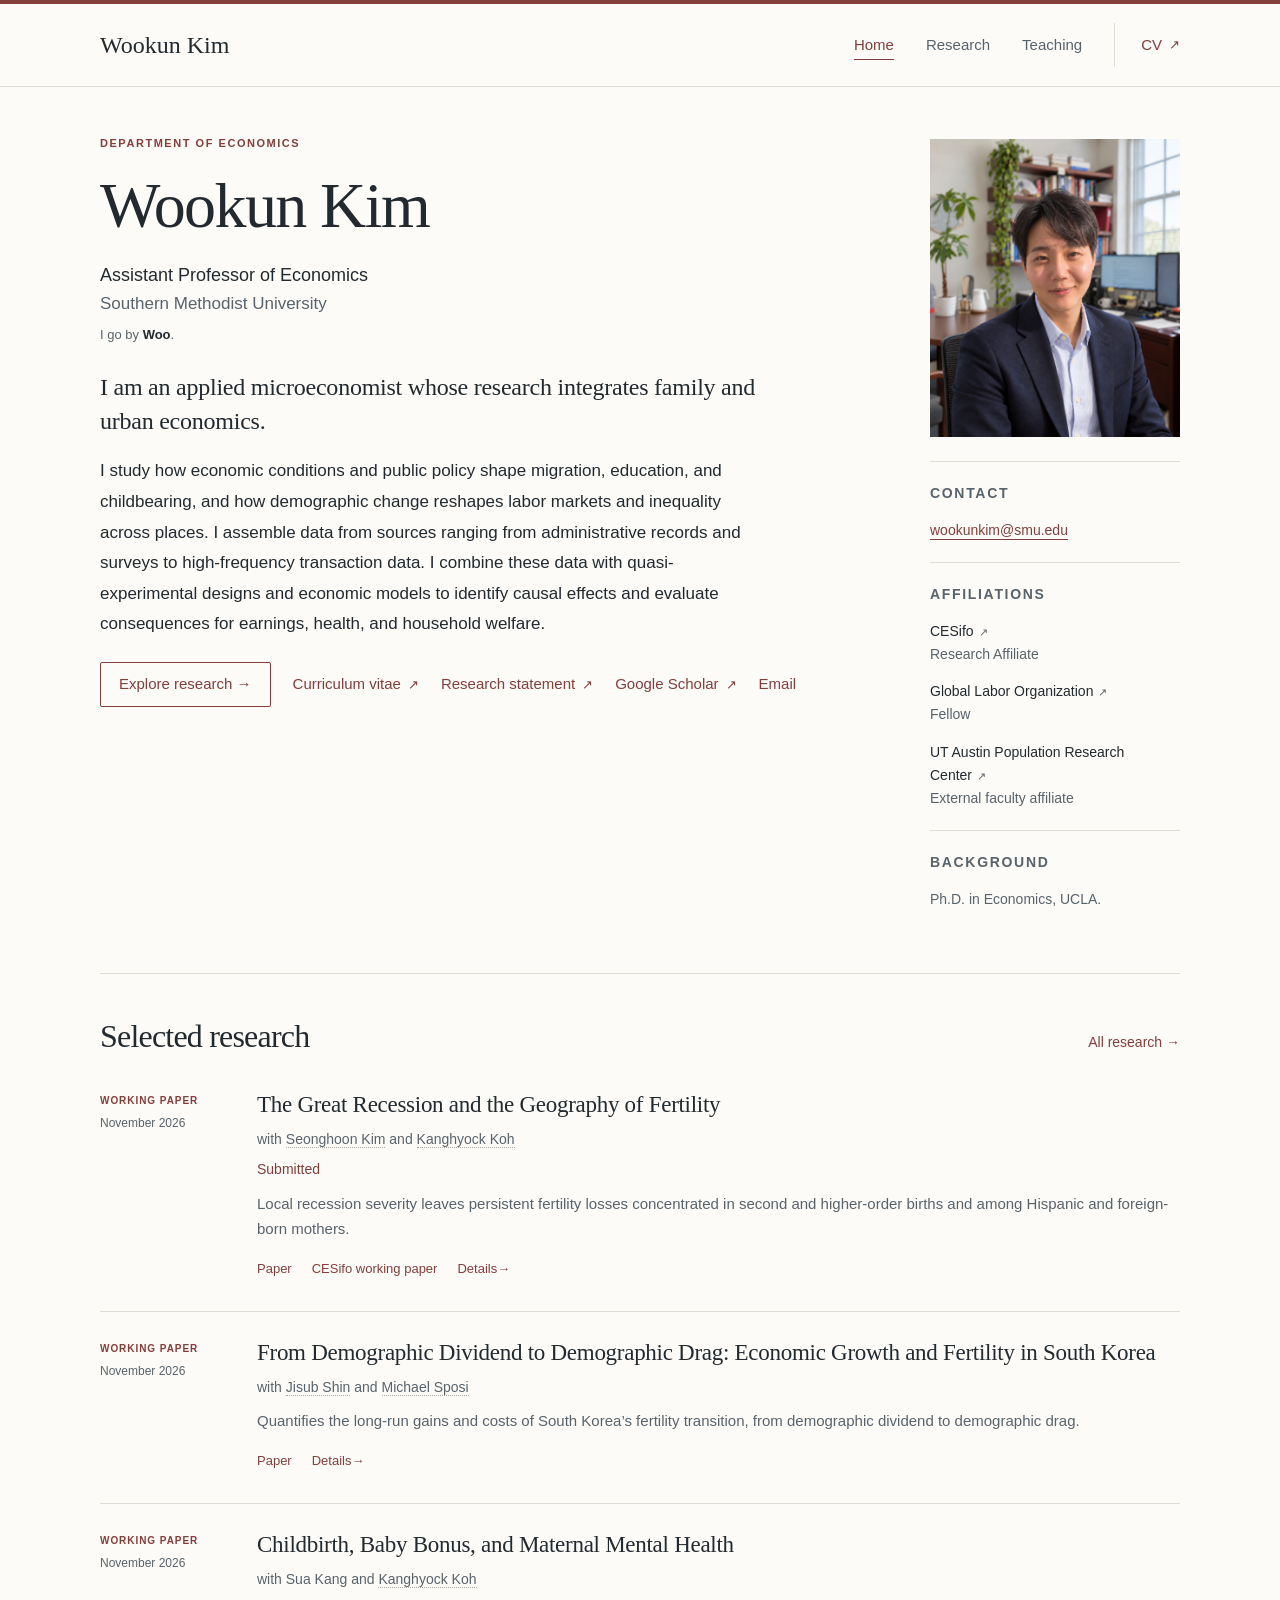
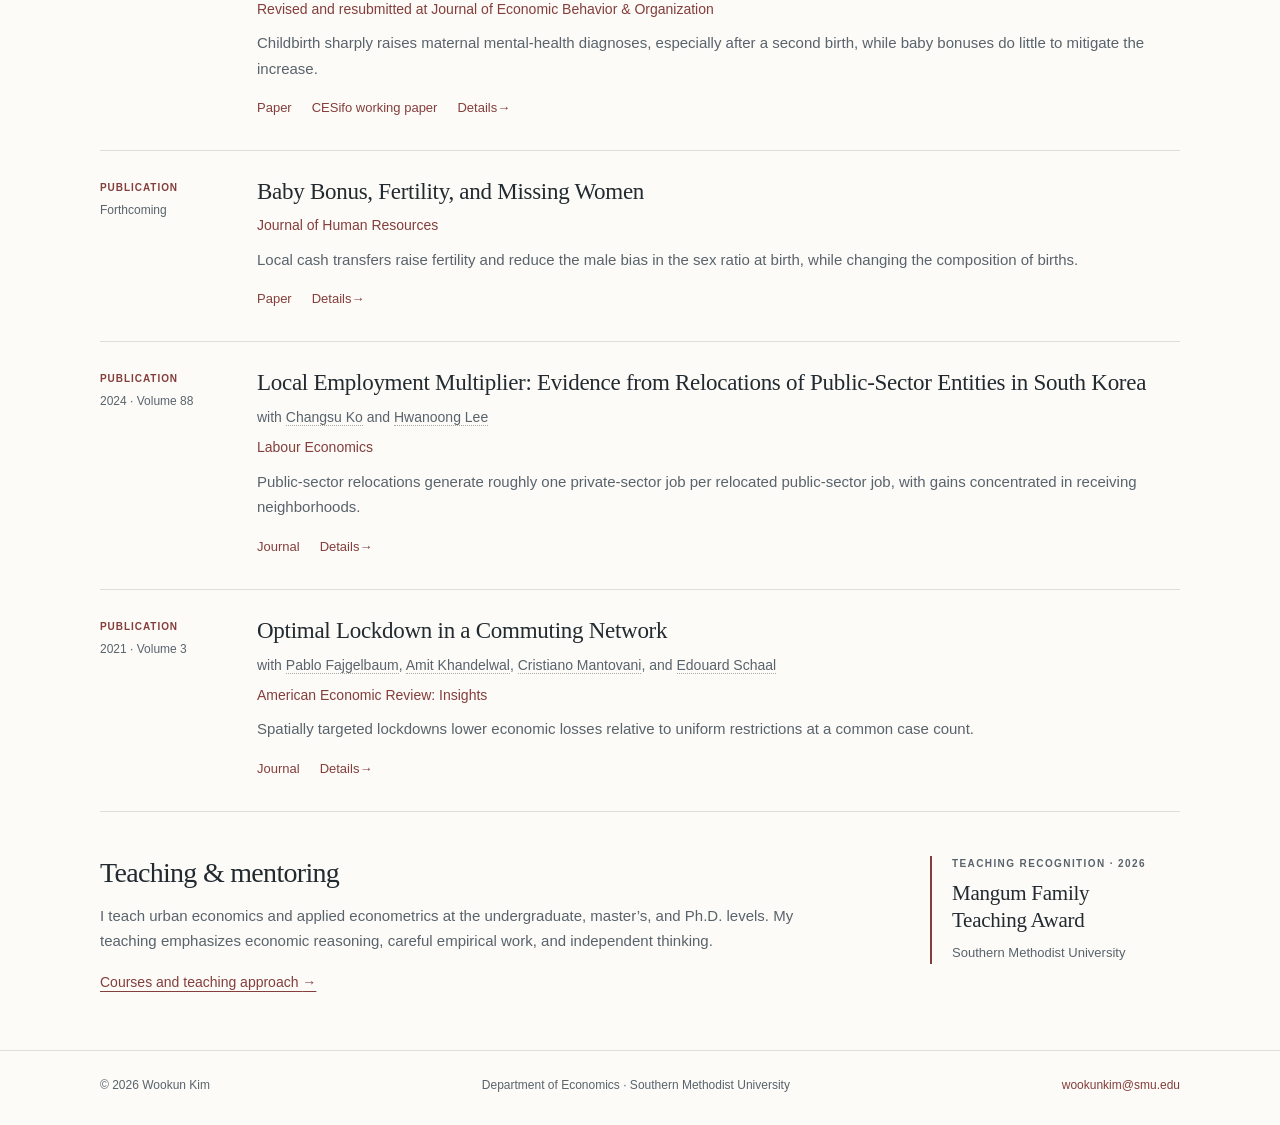
<file: index.html>
<!doctype html>
<html lang="en">
  <head>
    <meta charset="utf-8">
    <meta name="viewport" content="width=device-width, initial-scale=1">
    <title>Wookun Kim | Economics</title>
    <meta name="description" content="I am an applied microeconomist whose research integrates family and urban economics.">
    <link rel="canonical" href="https://www.wookunkim.com/">
    <meta property="og:title" content="Wookun Kim | Economics">
    <meta property="og:description" content="I am an applied microeconomist whose research integrates family and urban economics.">
    <meta property="og:type" content="website">
    <script type="application/ld+json">{"@context": "https://schema.org", "@type": "Person", "name": "Wookun Kim", "alternateName": "Woo Kim", "url": "https://www.wookunkim.com", "jobTitle": "Assistant Professor of Economics", "email": "mailto:wookunkim@smu.edu", "worksFor": {"@type": "CollegeOrUniversity", "name": "Southern Methodist University"}}</script>
    <link rel="icon" href="data:image/svg+xml,%3Csvg xmlns=%27http://www.w3.org/2000/svg%27 viewBox=%270 0 48 48%27%3E%3Crect width=%2748%27 height=%2748%27 fill=%27%23843e3b%27/%3E%3Ctext x=%2724%27 y=%2732%27 text-anchor=%27middle%27 font-size=%2724%27 font-family=%27Georgia%27 fill=%27white%27%3EW%3C/text%3E%3C/svg%3E">
    <link rel="stylesheet" href="assets/styles.css">
  </head>
  <body>
    <a class="skip-link" href="#main-content">Skip to main content</a>
    <header class="site-header">
      <div class="wrap header-inner">
        <a href="index.html" data-view="home" data-anchor="" class="brand">Wookun Kim</a>
        <nav class="main-nav" aria-label="Main navigation">
          <a href="index.html" data-view="home" data-anchor="" aria-current="page">Home</a><a href="research/index.html" data-view="research" data-anchor="" >Research</a><a href="teaching/index.html" data-view="teaching" data-anchor="" >Teaching</a><a href="https://smu.box.com/s/9qyni2bkkcga98wvq8vywtpdidmin083" class="cv-nav" target="_blank" rel="noopener noreferrer" aria-label="Open curriculum vitae on Box (new tab)">CV<span class="external-mark" aria-hidden="true">↗</span></a>
        </nav>
      </div>
    </header>
    <main id="main-content" class="wrap">
      <!-- =========================
           HOMEPAGE HERO
           Edit name, title, research summary, and main links here.
      ========================== -->
      <section class="hero" aria-labelledby="home-title">
        <div>
          <p class="eyebrow">Department of Economics</p>
          <h1 id="home-title">Wookun Kim</h1>
          <p class="role">Assistant Professor of Economics</p>
          <p class="institution">Southern Methodist University</p>
          <p class="preferred-name">I go by <strong>Woo</strong>.</p>
          <div class="mobile-portrait-wrap">
            <img class="portrait portrait-mobile" src="assets/Portrait2.png" alt="Portrait of Wookun Kim">
          </div>
          <p class="research-lead">I am an applied microeconomist whose research integrates family and urban economics.</p>
          <p class="hero-description">I study how economic conditions and public policy shape migration, education, and childbearing, and how demographic change reshapes labor markets and inequality across places. I assemble data from sources ranging from administrative records and surveys to high-frequency transaction data. I combine these data with quasi-experimental designs and economic models to identify causal effects and evaluate consequences for earnings, health, and household welfare.</p>
          <div class="action-links">
            <a href="research/index.html" data-view="research" data-anchor="" class="primary">Explore research <span aria-hidden="true">&nbsp;→</span></a><a href="https://smu.box.com/s/9qyni2bkkcga98wvq8vywtpdidmin083" target="_blank" rel="noopener noreferrer">Curriculum vitae<span class="external-mark" aria-hidden="true">↗</span></a><a href="https://smu.box.com/s/hjrbj7ugiycrvlm6x6gx7kbalenuhewo" target="_blank" rel="noopener noreferrer">Research statement<span class="external-mark" aria-hidden="true">↗</span></a>
            <a href="https://scholar.google.com/citations?user=ks8qkH0AAAAJ&amp;hl=en" target="_blank" rel="noopener noreferrer">Google Scholar<span class="external-mark" aria-hidden="true">↗</span></a>
            <a href="mailto:wookunkim@smu.edu">Email</a>
          </div>
        </div>
        <aside class="profile-rail" aria-label="Contact and affiliations">
          <img class="portrait portrait-desktop" src="assets/Portrait2.png" alt="Portrait of Wookun Kim">
          <div class="rail-block contact-block">
            <p class="rail-label">Contact</p>
            <p><a href="mailto:wookunkim@smu.edu">wookunkim@smu.edu</a></p>
          </div>
          <div class="rail-block">
            <p class="rail-label">Affiliations</p>
            <div class="affiliation-list">
              <p><strong><a class="affiliation-link" href="https://www.cesifo.org/en" target="_blank" rel="noopener noreferrer">CESifo<span class="external-mark" aria-hidden="true">↗</span></a></strong><br><span>Research Affiliate</span></p>
              <p><strong><a class="affiliation-link" href="https://glabor.org/" target="_blank" rel="noopener noreferrer">Global Labor Organization<span class="external-mark" aria-hidden="true">↗</span></a></strong><br><span>Fellow</span></p>
              <p><strong><a class="affiliation-link" href="https://liberalarts.utexas.edu/prc/" target="_blank" rel="noopener noreferrer">UT Austin Population Research Center<span class="external-mark" aria-hidden="true">↗</span></a></strong><br><span>External faculty affiliate</span></p>
            </div>
          </div>
          <div class="rail-block education">
            <p class="rail-label">Background</p>
            <p><span>Ph.D. in Economics, UCLA.</span></p>
          </div>
        </aside>
      </section>
      <!-- =========================
           SELECTED RESEARCH
           Automatically follows the first three working papers and first three publications
           in research/index.html. Keep the static fallback below in the same order.
      ========================== -->
      <section class="section" aria-labelledby="selected-title">
        <div class="section-heading">
          <h2 id="selected-title">Selected research</h2>
          <a href="research/index.html">All research <span aria-hidden="true">→</span></a>
        </div>
        <div id="selected-research-list">
        <article class="featured-paper" id="featured-great-recession-fertility">
          <div class="paper-stamp">
            <span class="stamp-type">Working paper</span>November 2026
          </div>
          <div>
            <h3><a href="research/index.html#great-recession-fertility">The Great Recession and the Geography of Fertility</a></h3>
            <p class="paper-coauthors">with <a href="https://sites.google.com/site/econseonghoon/" target="_blank" rel="noopener noreferrer">Seonghoon Kim</a> and <a href="https://sites.google.com/site/kanghyockkoh/" target="_blank" rel="noopener noreferrer">Kanghyock Koh</a></p>
            <p class="venue">Submitted</p>
            <p class="paper-description">Local recession severity leaves persistent fertility losses concentrated in second and higher-order births and among Hispanic and foreign-born mothers.</p>
            <div class="paper-links" aria-label="Paper resources">
              <a href="https://smu.box.com/s/el00fz9wfuw1z4wvzklp9wuotmrqfmdr" target="_blank" rel="noopener noreferrer">Paper</a>
              <a href="https://doi.org/10.65864/f4t9d2xuyo" target="_blank" rel="noopener noreferrer">CESifo working paper</a>
              <a href="research/index.html#great-recession-fertility">Details <span aria-hidden="true">→</span></a>
            </div>
          </div>
        </article>
        <article class="featured-paper" id="featured-demographic-dividend-drag">
          <div class="paper-stamp">
            <span class="stamp-type">Working paper</span>November 2026
          </div>
          <div>
            <h3><a href="research/index.html#demographic-dividend-drag">From Demographic Dividend to Demographic Drag: Economic Growth and Fertility in South Korea</a></h3>
            <p class="paper-coauthors">with <a href="https://jisub-shin.github.io/" target="_blank" rel="noopener noreferrer">Jisub Shin</a> and <a href="https://people.smu.edu/msposi/" target="_blank" rel="noopener noreferrer">Michael Sposi</a></p>
            <p class="paper-description">Quantifies the long-run gains and costs of South Korea’s fertility transition, from demographic dividend to demographic drag.</p>
            <div class="paper-links" aria-label="Paper resources">
              <a href="https://smu.box.com/s/eb873j3j3d5lc8b9jtju496r4h6mjrb4" target="_blank" rel="noopener noreferrer">Paper</a>
              <a href="research/index.html#demographic-dividend-drag">Details <span aria-hidden="true">→</span></a>
            </div>
          </div>
        </article>
        
        <article class="featured-paper" id="featured-maternal-mental-health">
          <div class="paper-stamp">
            <span class="stamp-type">Working paper</span>November 2026
          </div>
          <div>
            <h3><a href="research/index.html#maternal-mental-health">Childbirth, Baby Bonus, and Maternal Mental Health</a></h3>
            <p class="paper-coauthors">with Sua Kang and <a href="https://sites.google.com/site/kanghyockkoh/" target="_blank" rel="noopener noreferrer">Kanghyock Koh</a></p>
            <p class="venue">Revised and resubmitted at Journal of Economic Behavior &amp; Organization</p>
            <p class="paper-description">Childbirth sharply raises maternal mental-health diagnoses, especially after a second birth, while baby bonuses do little to mitigate the increase.</p>
            <div class="paper-links" aria-label="Paper resources">
              <a href="https://smu.box.com/s/bz78vkprqun4i0vw6vnz61aoponb7ia7" target="_blank" rel="noopener noreferrer">Paper</a>
              <a href="https://www.ifo.de/en/cesifo/publications/2025/working-paper/childbirth-baby-bonus-and-maternal-mental-health" target="_blank" rel="noopener noreferrer">CESifo working paper</a>
              <a href="research/index.html#maternal-mental-health">Details <span aria-hidden="true">→</span></a>
            </div>
          </div>
        </article>
        

<article class="featured-paper" id="featured-baby-bonus">
          <div class="paper-stamp">
            <span class="stamp-type">Publication</span>Forthcoming
          </div>
          <div>
            <h3><a href="research/index.html#baby-bonus">Baby Bonus, Fertility, and Missing Women</a></h3>
            
            <p class="venue">Journal of Human Resources</p>
            <p class="paper-description">Local cash transfers raise fertility and reduce the male bias in the sex ratio at birth, while changing the composition of births.</p>
            <div class="paper-links" aria-label="Paper resources">
              <a href="https://smu.box.com/s/infvfw8h4mdpxiaqlw7g2dq2t7kdr9ng" target="_blank" rel="noopener noreferrer">Paper</a>
              <a href="research/index.html#baby-bonus">Details <span aria-hidden="true">→</span></a>
            </div>
          </div>
        </article>
        <article class="featured-paper" id="featured-employment-multiplier">
          <div class="paper-stamp">
            <span class="stamp-type">Publication</span>2024 · Volume 88
          </div>
          <div>
            <h3><a href="research/index.html#employment-multiplier">Local Employment Multiplier: Evidence from Relocations of Public-Sector Entities in South Korea</a></h3>
            <p class="paper-coauthors">with <a href="https://sites.google.com/view/cskopersonal/home" target="_blank" rel="noopener noreferrer">Changsu Ko</a> and <a href="https://hwanoonglee.com/" target="_blank" rel="noopener noreferrer">Hwanoong Lee</a></p>
            <p class="venue">Labour Economics</p>
            <p class="paper-description">Public-sector relocations generate roughly one private-sector job per relocated public-sector job, with gains concentrated in receiving neighborhoods.</p>
            <div class="paper-links" aria-label="Paper resources">
              <a href="https://www.sciencedirect.com/science/article/pii/S0927537124000113" target="_blank" rel="noopener noreferrer">Journal</a>
              <a href="research/index.html#employment-multiplier">Details <span aria-hidden="true">→</span></a>
            </div>
          </div>
        </article>
        <article class="featured-paper" id="featured-lockdown">
          <div class="paper-stamp">
            <span class="stamp-type">Publication</span>2021 · Volume 3
          </div>
          <div>
            <h3><a href="research/index.html#lockdown">Optimal Lockdown in a Commuting Network</a></h3>
            <p class="paper-coauthors">with <a href="https://pfajgelbaum.scholar.ss.ucla.edu/" target="_blank" rel="noopener noreferrer">Pablo Fajgelbaum</a>, <a href="https://akhandelwal8.github.io/" target="_blank" rel="noopener noreferrer">Amit Khandelwal</a>, <a href="https://cristianomantovani.github.io/" target="_blank" rel="noopener noreferrer">Cristiano Mantovani</a>, and <a href="https://sites.google.com/site/edouardschaal/" target="_blank" rel="noopener noreferrer">Edouard Schaal</a></p>
            <p class="venue">American Economic Review: Insights</p>
            <p class="paper-description">Spatially targeted lockdowns lower economic losses relative to uniform restrictions at a common case count.</p>
            <div class="paper-links" aria-label="Paper resources">
              <a href="https://www.aeaweb.org/articles?id=10.1257/aeri.20200401" target="_blank" rel="noopener noreferrer">Journal</a>
              <a href="research/index.html#lockdown">Details <span aria-hidden="true">→</span></a>
            </div>
          </div>
        </article>
        </div>
      </section>
      <!-- =========================
           TEACHING PREVIEW
      ========================== -->
      <section class="home-teaching" aria-labelledby="home-teaching-title">
        <div>
          <h2 id="home-teaching-title">Teaching &amp; mentoring</h2>
          <p>I teach urban economics and applied econometrics at the undergraduate, master’s, and Ph.D. levels. My teaching emphasizes economic reasoning, careful empirical work, and independent thinking.</p>
          <a href="teaching/index.html" data-view="teaching" data-anchor="" >Courses and teaching approach <span aria-hidden="true">→</span></a>
        </div>
        <aside class="award-note" aria-label="Teaching recognition">
          <p class="eyebrow">Teaching recognition · 2026</p>
          <h3>Mangum Family<br>Teaching Award</h3>
          <p>Southern Methodist University</p>
        </aside>
      </section>
    </main>
    <footer class="site-footer">
      <div class="wrap footer-inner">
        <p>© 2026 Wookun Kim</p>
        <p>Department of Economics · Southern Methodist University</p>
        <a href="mailto:wookunkim@smu.edu">wookunkim@smu.edu</a>
      </div>
    </footer>
      <script src="assets/selected-research.js" defer></script>
  </body>
</html>
</file>
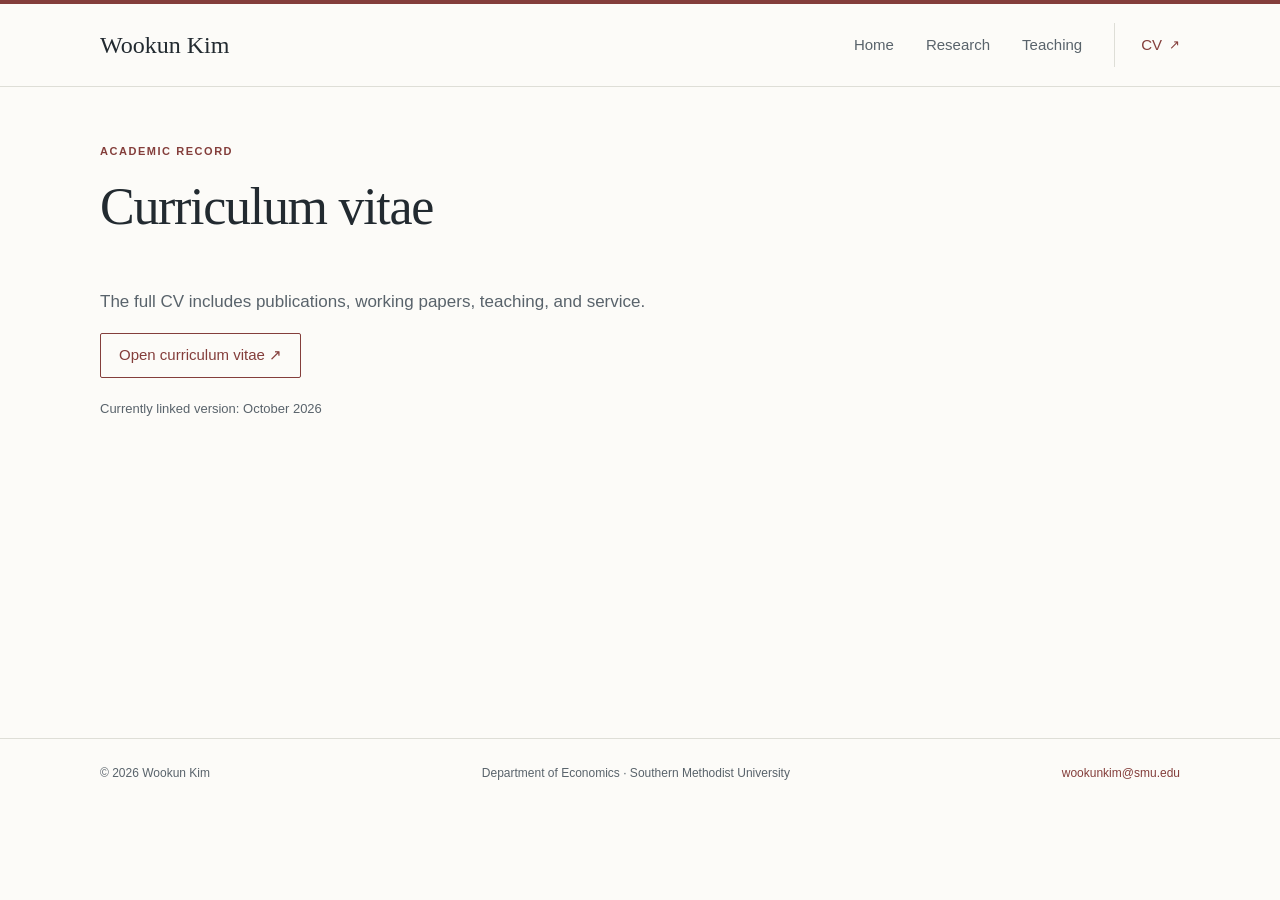
<file: cv/index.html>
<!doctype html>
<html lang="en">
  <head>
    <meta charset="utf-8">
    <meta name="viewport" content="width=device-width, initial-scale=1">
    <title>Curriculum vitae | Wookun Kim</title>
    <meta name="description" content="Curriculum vitae of Wookun Kim.">
    <link rel="canonical" href="https://www.wookunkim.com/cv/">
    <meta property="og:title" content="Curriculum vitae | Wookun Kim">
    <meta property="og:description" content="Curriculum vitae of Wookun Kim.">
    <meta property="og:type" content="website">
    <link rel="icon" href="data:image/svg+xml,%3Csvg xmlns=%27http://www.w3.org/2000/svg%27 viewBox=%270 0 48 48%27%3E%3Crect width=%2748%27 height=%2748%27 fill=%27%23843e3b%27/%3E%3Ctext x=%2724%27 y=%2732%27 text-anchor=%27middle%27 font-size=%2724%27 font-family=%27Georgia%27 fill=%27white%27%3EW%3C/text%3E%3C/svg%3E">
    <link rel="stylesheet" href="../assets/styles.css">
  </head>
  <body>
    <a class="skip-link" href="#main-content">Skip to main content</a>
    <header class="site-header">
      <div class="wrap header-inner">
        <a href="../index.html" data-view="home" data-anchor="" class="brand">Wookun Kim</a>
        <nav class="main-nav" aria-label="Main navigation">
          <a href="../index.html" data-view="home" data-anchor="" >Home</a><a href="../research/index.html" data-view="research" data-anchor="" >Research</a><a href="../teaching/index.html" data-view="teaching" data-anchor="" >Teaching</a><a href="https://smu.box.com/s/9qyni2bkkcga98wvq8vywtpdidmin083" class="cv-nav" target="_blank" rel="noopener noreferrer" aria-label="Open curriculum vitae on Box (new tab)">CV<span class="external-mark" aria-hidden="true">↗</span></a>
        </nav>
      </div>
    </header>
    <main id="main-content" class="wrap">
      <section class="page-intro">
        <p class="eyebrow">Academic record</p>
        <h1>Curriculum vitae</h1>
      </section>
      <section class="cv-body">
        <p>The full CV includes publications, working papers, teaching, and service.</p>
        <div class="action-links">
          <a href="https://smu.box.com/s/9qyni2bkkcga98wvq8vywtpdidmin083" class="primary" target="_blank" rel="noopener noreferrer">Open curriculum vitae <span aria-hidden="true">&nbsp;↗</span></a>
        </div>
        <p class="cv-note">Currently linked version: October 2026</p>
      </section>
    </main>
    <footer class="site-footer">
      <div class="wrap footer-inner">
        <p>© 2026 Wookun Kim</p>
        <p>Department of Economics · Southern Methodist University</p>
        <a href="mailto:wookunkim@smu.edu">wookunkim@smu.edu</a>
      </div>
    </footer>
  </body>
</html>
</file>
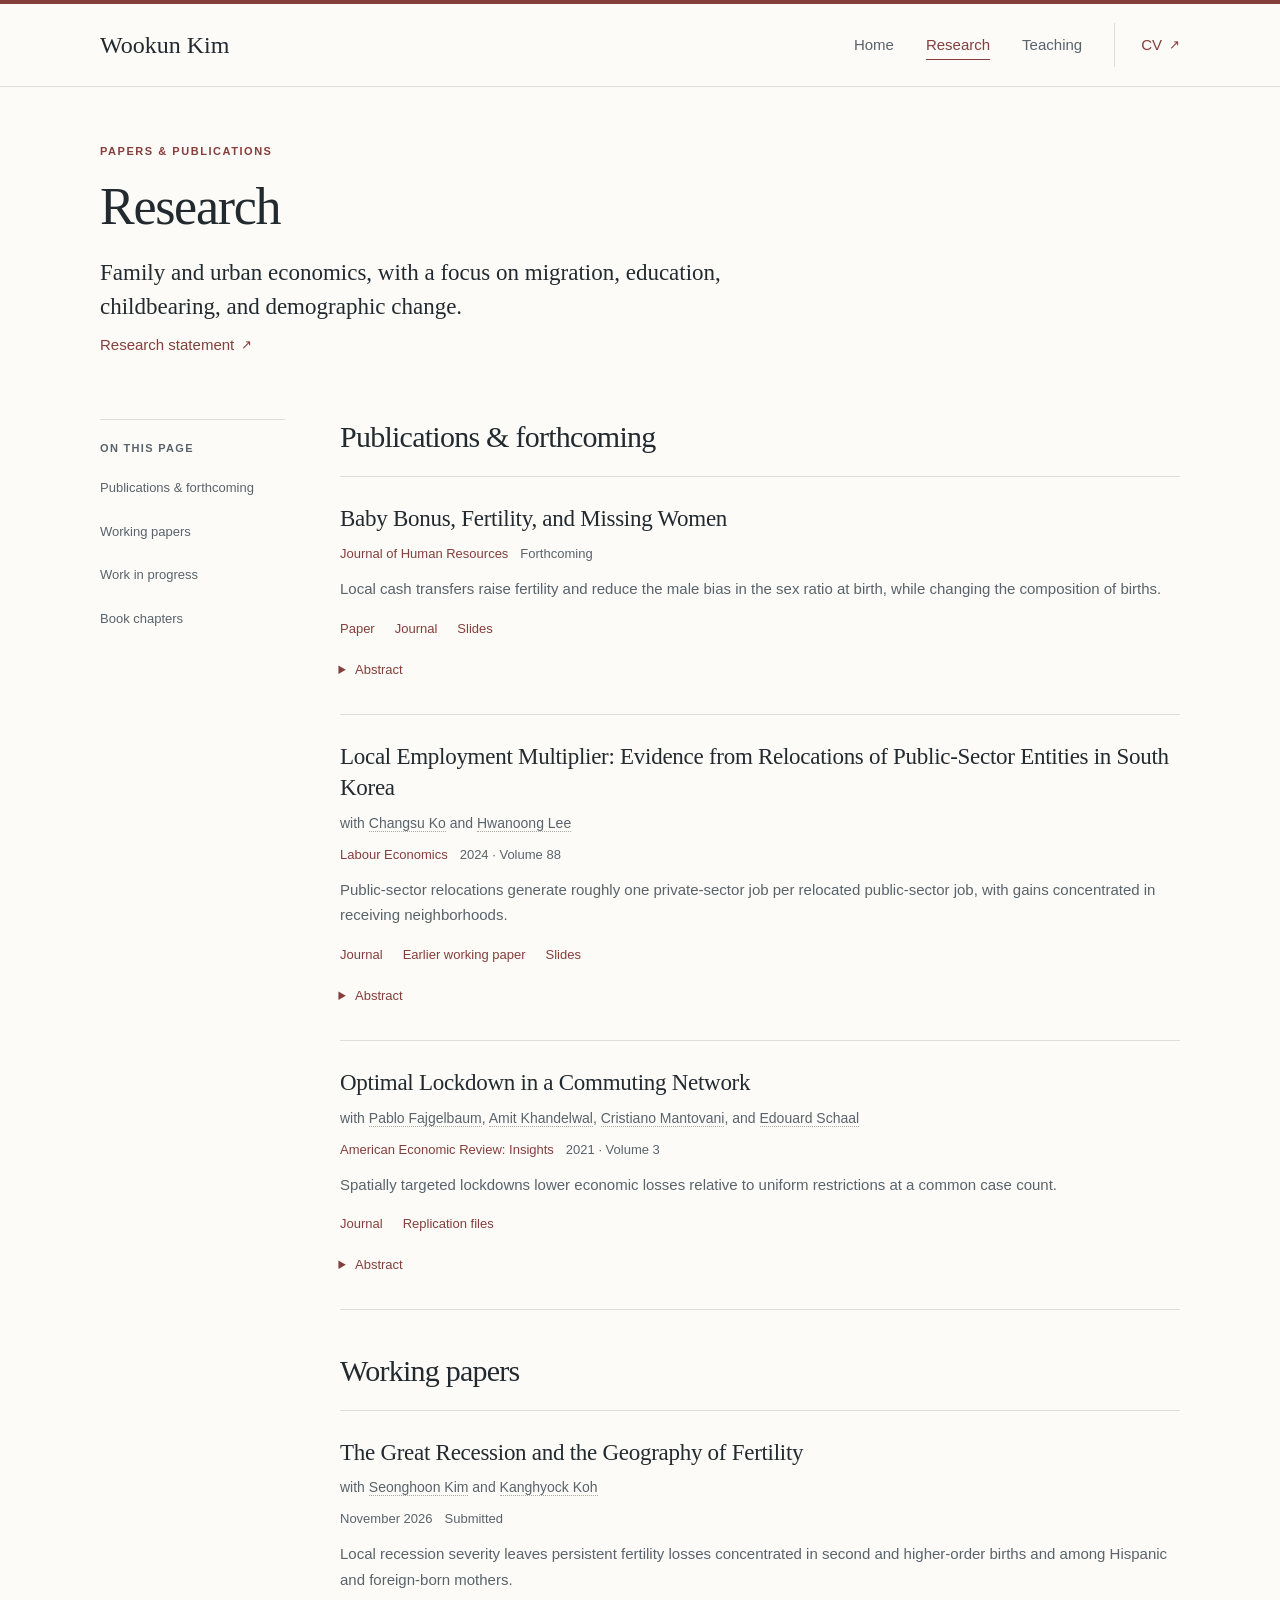
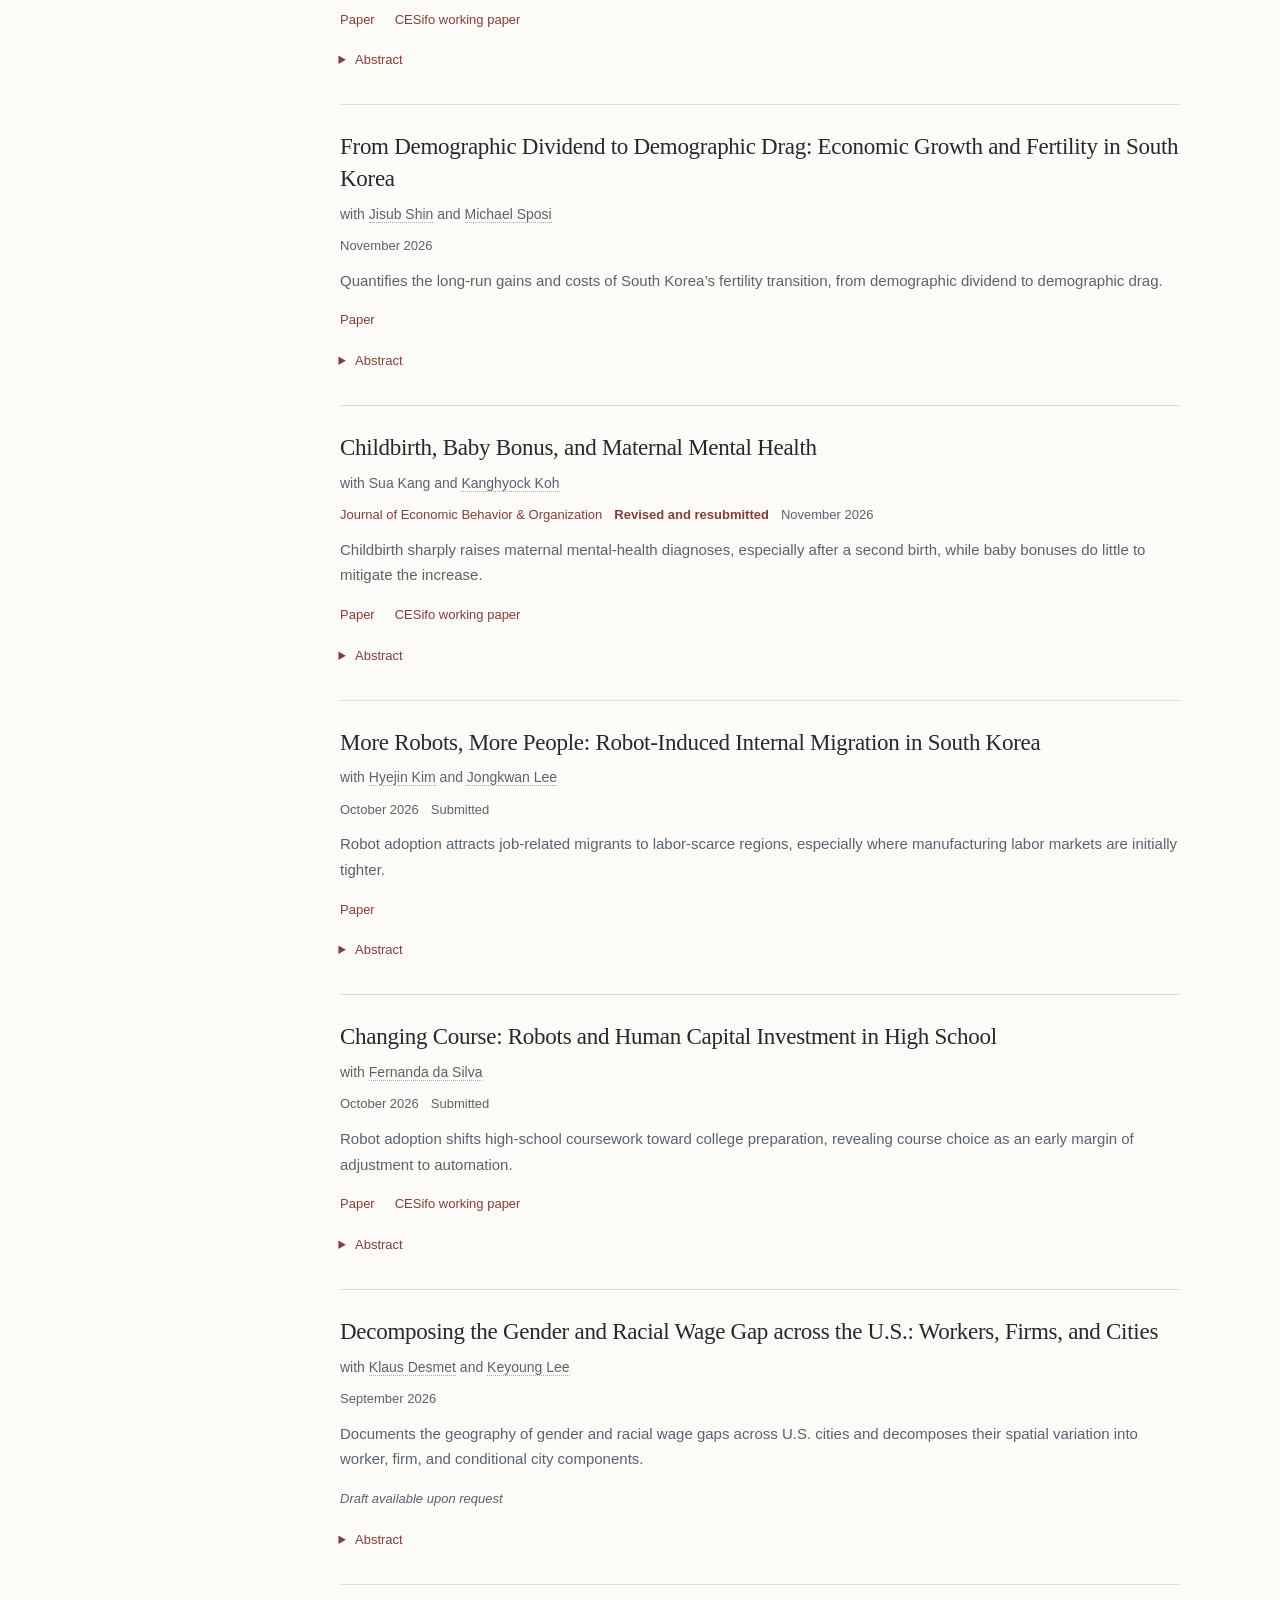
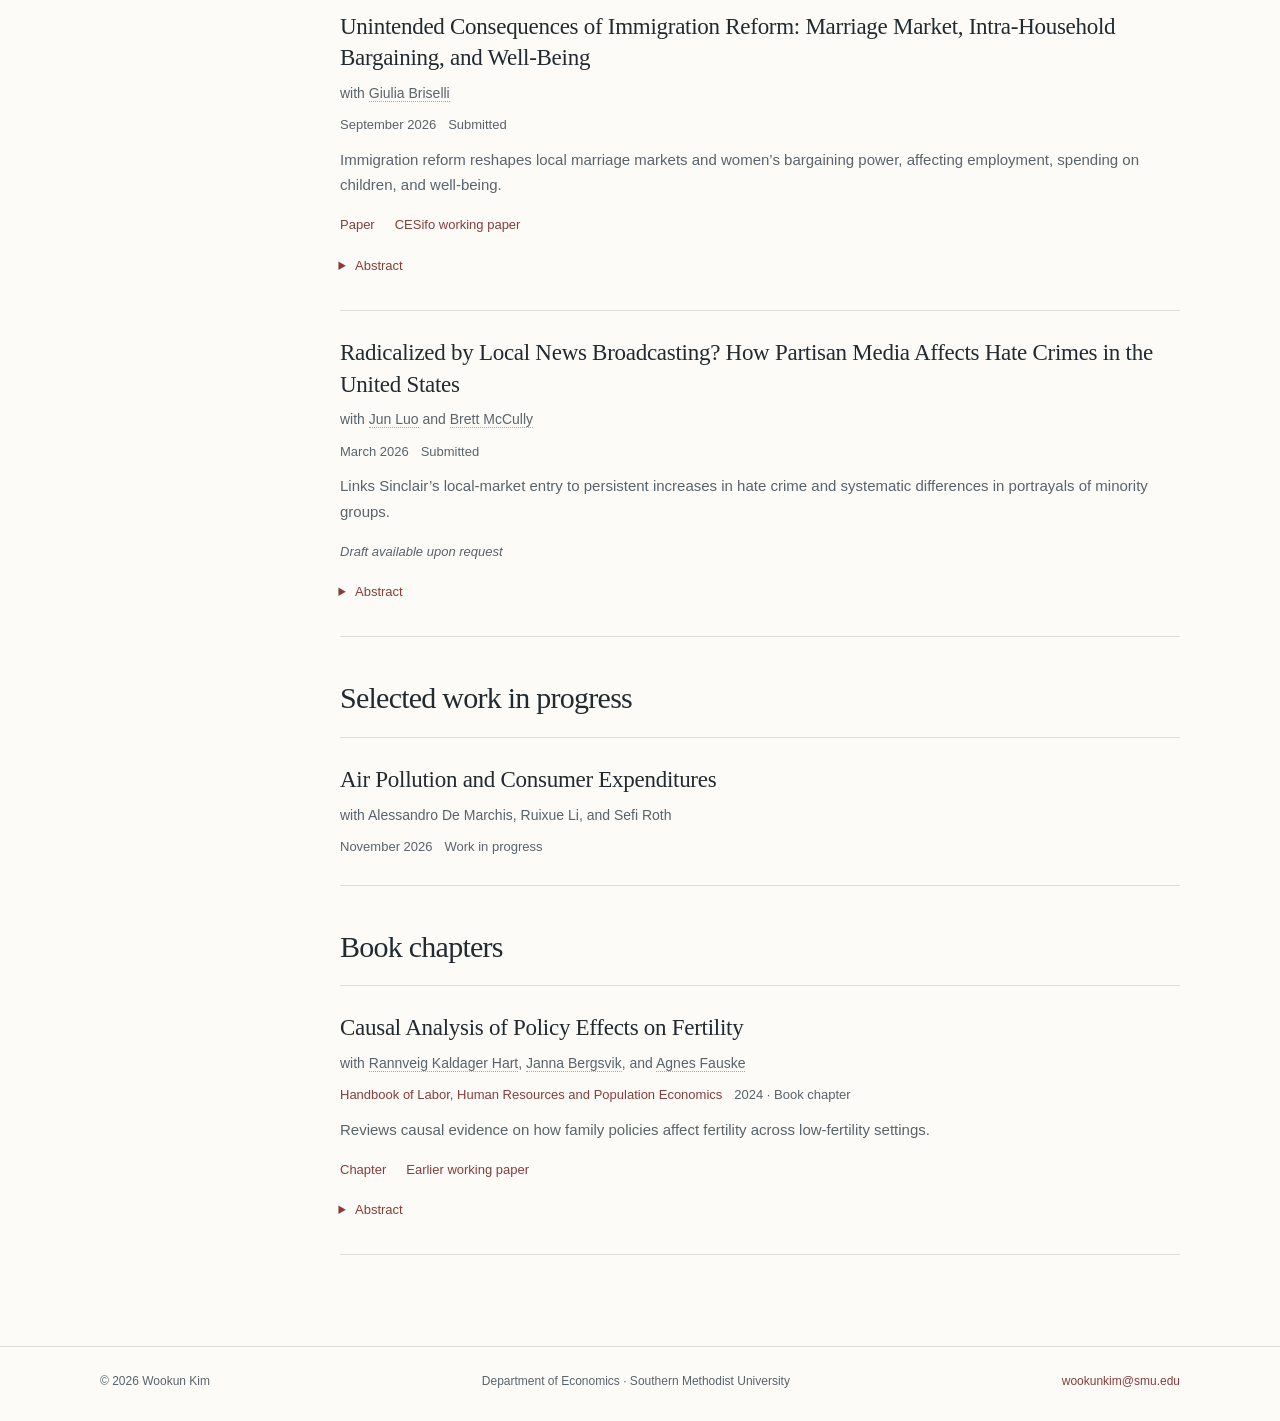
<file: research/index.html>
<!doctype html>
<html lang="en">
  <head>
    <meta charset="utf-8">
    <meta name="viewport" content="width=device-width, initial-scale=1">
    <title>Research | Wookun Kim</title>
    <meta name="description" content="Research in family and urban economics on migration, education, childbearing, and demographic change by Wookun Kim.">
    <link rel="canonical" href="https://www.wookunkim.com/research/">
    <meta property="og:title" content="Research | Wookun Kim">
    <meta property="og:description" content="Research in family and urban economics on migration, education, childbearing, and demographic change by Wookun Kim.">
    <meta property="og:type" content="website">
    <link rel="icon" href="data:image/svg+xml,%3Csvg xmlns=%27http://www.w3.org/2000/svg%27 viewBox=%270 0 48 48%27%3E%3Crect width=%2748%27 height=%2748%27 fill=%27%23843e3b%27/%3E%3Ctext x=%2724%27 y=%2732%27 text-anchor=%27middle%27 font-size=%2724%27 font-family=%27Georgia%27 fill=%27white%27%3EW%3C/text%3E%3C/svg%3E">
    <link rel="stylesheet" href="../assets/styles.css">
  </head>
  <body>
    <a class="skip-link" href="#main-content">Skip to main content</a>
    <header class="site-header">
      <div class="wrap header-inner">
        <a href="../index.html" data-view="home" data-anchor="" class="brand">Wookun Kim</a>
        <nav class="main-nav" aria-label="Main navigation">
          <a href="../index.html" data-view="home" data-anchor="" >Home</a><a href="../research/index.html" data-view="research" data-anchor="" aria-current="page">Research</a><a href="../teaching/index.html" data-view="teaching" data-anchor="" >Teaching</a><a href="https://smu.box.com/s/9qyni2bkkcga98wvq8vywtpdidmin083" class="cv-nav" target="_blank" rel="noopener noreferrer" aria-label="Open curriculum vitae on Box (new tab)">CV<span class="external-mark" aria-hidden="true">↗</span></a>
        </nav>
      </div>
    </header>
    <main id="main-content" class="wrap">
      <section class="page-intro">
        <p class="eyebrow">Papers &amp; publications</p>
        <h1>Research</h1>
        <p class="intro">Family and urban economics, with a focus on migration, education, childbearing, and demographic change.</p>
        <div class="action-links page-intro-links">
          <a href="https://smu.box.com/s/hjrbj7ugiycrvlm6x6gx7kbalenuhewo" target="_blank" rel="noopener noreferrer">Research statement<span class="external-mark" aria-hidden="true">↗</span></a>
        </div>
      </section>
      <div class="research-layout">
        <nav class="section-nav" aria-label="Research sections">
          <p class="rail-label">On this page</p>
          <a href="#publications" data-view="research" data-anchor="publications">Publications &amp; forthcoming</a>
          <a href="#working-papers" data-view="research" data-anchor="working-papers">Working papers</a>
          <a href="#work-in-progress" data-view="research" data-anchor="work-in-progress">Work in progress</a>
          <a href="#chapters" data-view="research" data-anchor="chapters">Book chapters</a>
        </nav>
        <div>
          <!-- =========================
               PUBLICATIONS & FORTHCOMING
          ========================== -->
          <section class="research-section" id="publications">
            <h2>Publications &amp; forthcoming</h2>
            <!-- PAPER: Baby Bonus, Fertility, and Missing Women -->
            <article class="paper" id="baby-bonus">

              <h3><a href="https://smu.box.com/s/infvfw8h4mdpxiaqlw7g2dq2t7kdr9ng" >Baby Bonus, Fertility, and Missing Women</a></h3>
              <p class="paper-meta"><span class="venue">Journal of Human Resources</span><span class="status">Forthcoming</span></p>
              <p class="paper-description">Local cash transfers raise fertility and reduce the male bias in the sex ratio at birth, while changing the composition of births.</p>
              <div class="paper-links" aria-label="Paper resources">
                <a href="https://smu.box.com/s/infvfw8h4mdpxiaqlw7g2dq2t7kdr9ng" >Paper</a><a href="https://jhr.uwpress.org/content/early/2024/10/01/jhr.0322-12208R3" >Journal</a><a href="https://smu.box.com/s/215nc657cppyntvi3aw4ufdep80qv4vp" >Slides</a>
              </div>
              <details>
                <summary>Abstract</summary>
                <div class="abstract-text">
                  <p>I estimate the effects of pro-natalist cash transfers on fertility, sex ratio at birth, and infant health in South Korea, using registry data from 2000–2015. I find that the total fertility rate in 2015 would have been 4.7 percent lower without the transfers. Cash transfers also lowered the sex ratio at birth, historically skewed toward boys in South Korea. Additionally, I show that the cash transfers led to reductions in birth weight and gestational length, which appear to be driven by negative selection into fertility, and that the cash transfers may have had positive impacts on birth weight among low-income families.</p>
                </div>
              </details>
            </article>
            <!-- PAPER: Local Employment Multiplier: Evidence from Relocations of Public-Sector Entities in South Korea -->
            <article class="paper" id="employment-multiplier">

              <h3><a href="https://www.sciencedirect.com/science/article/pii/S0927537124000113" >Local Employment Multiplier: Evidence from Relocations of Public-Sector Entities in South Korea</a></h3>
              <p class="paper-coauthors">with <a href="https://sites.google.com/view/cskopersonal/home" target="_blank" rel="noopener noreferrer">Changsu Ko</a> and <a href="https://hwanoonglee.com/" target="_blank" rel="noopener noreferrer">Hwanoong Lee</a></p>
              <p class="paper-meta"><span class="venue">Labour Economics</span><span class="status">2024 · Volume 88</span></p>
              <p class="paper-description">Public-sector relocations generate roughly one private-sector job per relocated public-sector job, with gains concentrated in receiving neighborhoods.</p>
              <div class="paper-links" aria-label="Paper resources">
                <a href="https://www.sciencedirect.com/science/article/pii/S0927537124000113" >Journal</a><a href="https://smu.box.com/s/qjlxy0yjn4w62g24w0ugx7dkb3ackfyu" >Earlier working paper</a><a href="https://smu.box.com/s/z53wy8abeax1atfw5953coexftpysqq3" >Slides</a>
              </div>
              <details>
                <summary>Abstract</summary>
                <div class="abstract-text">
                  <p>In this paper, we exploit a series of relocations of public-sector entities in South Korea as an exogenous source of variation in public sector employment to estimate the local employment multiplier. We find that an introduction of 1 public sector employment increases private sector employment by 1 unit, almost completely driven by the service sector. In line with the literature, we document that the effect of public employment on private employment is highly localized. In addition to changes in private employment, we also find that the relocation led to a positive net inflow of residents into the treated neighborhood; this effect is also localized. Lastly, we estimate heterogeneous local employment multipliers and provide evidence that this heterogeneity is shaped by the size of public sector shocks, different types of relocation, and the extent of migratory responses.</p>
                </div>
              </details>
            </article>
            <!-- PAPER: Optimal Lockdown in a Commuting Network -->
            <article class="paper" id="lockdown">

              <h3><a href="https://www.aeaweb.org/articles?id=10.1257/aeri.20200401" >Optimal Lockdown in a Commuting Network</a></h3>
              <p class="paper-coauthors">with <a href="https://pfajgelbaum.scholar.ss.ucla.edu/" target="_blank" rel="noopener noreferrer">Pablo Fajgelbaum</a>, <a href="https://akhandelwal8.github.io/" target="_blank" rel="noopener noreferrer">Amit Khandelwal</a>, <a href="https://cristianomantovani.github.io/" target="_blank" rel="noopener noreferrer">Cristiano Mantovani</a>, and <a href="https://sites.google.com/site/edouardschaal/" target="_blank" rel="noopener noreferrer">Edouard Schaal</a></p>
              <p class="paper-meta"><span class="venue">American Economic Review: Insights</span><span class="status">2021 · Volume 3</span></p>
              <p class="paper-description">Spatially targeted lockdowns lower economic losses relative to uniform restrictions at a common case count.</p>
              <div class="paper-links" aria-label="Paper resources">
                <a href="https://www.aeaweb.org/articles?id=10.1257/aeri.20200401" >Journal</a><a href="https://www.dropbox.com/sh/orhsmuh08m5kykr/AACDOv73GH35jZt4hBdZg4Lxa?dl=0" >Replication files</a>
              </div>
              <details>
                <summary>Abstract</summary>
                <div class="abstract-text">
                  <p>We study optimal dynamic lockdowns against COVID-19 within a commuting network. Our framework integrates canonical spatial epidemiology and trade models, and is applied to cities with varying initial viral spread: Seoul, Daegu, and NYC-Metro. Spatial lockdowns achieve substantially smaller income losses than uniform lockdowns, and are not easily approximated by simple centrality-based rules. In NYC-Metro and Daegu—with large initial shocks—the optimal lockdown restricts inflows to central districts before gradual relaxation, while in Seoul it imposes low temporal but large spatial variation. Actual commuting responses were too weak in central locations in Daegu and NYC-Metro, and too strong across Seoul.</p>
                </div>
              </details>
            </article>
          </section>
          <!-- =========================
               WORKING PAPERS
          ========================== -->
          <section class="research-section" id="working-papers">
            <h2>Working papers</h2>

            <!-- Papers are ordered chronologically, most recent first. -->

            <!-- PAPER: The Great Recession and the Geography of Fertility -->
            <article class="paper" id="great-recession-fertility">
              <h3><a href="https://smu.box.com/s/el00fz9wfuw1z4wvzklp9wuotmrqfmdr" target="_blank" rel="noopener noreferrer">The Great Recession and the Geography of Fertility</a></h3>
              <p class="paper-coauthors">with <a href="https://sites.google.com/site/econseonghoon/" target="_blank" rel="noopener noreferrer">Seonghoon Kim</a> and <a href="https://sites.google.com/site/kanghyockkoh/" target="_blank" rel="noopener noreferrer">Kanghyock Koh</a></p>
              <p class="paper-meta"><span class="date">November 2026</span><span class="status">Submitted</span></p>
              <p class="paper-description">Local recession severity leaves persistent fertility losses concentrated in second and higher-order births and among Hispanic and foreign-born mothers.</p>
              <div class="paper-links" aria-label="Paper resources">
                <a href="https://smu.box.com/s/el00fz9wfuw1z4wvzklp9wuotmrqfmdr" target="_blank" rel="noopener noreferrer">Paper</a>
                <a href="https://doi.org/10.65864/f4t9d2xuyo" target="_blank" rel="noopener noreferrer">CESifo working paper</a>
              </div>
              <details>
                <summary>Abstract</summary>
                <div class="abstract-text">
                  <p>The total fertility rate (TFR) declined more where the Great Recession hit harder, and the declines persisted after unemployment rates converged. Using natality records for 741 commuting zones, we find that a one-percentage-point larger unemployment shock reduced TFR by 0.015 children per woman (0.7 percent) during 2007--2009 and 0.022 (1.1 percent) during 2010--2019. First-birth rates partially recovered, whereas second- and higher-order births account for two-thirds of the post-recession decline. The predicted share of intended births declined. Persistent declines were concentrated among Hispanic and foreign-born mothers. Fixing racial and ethnic population shares barely changed the aggregate decline.</p>
                </div>
              </details>
            </article>

            
            

            <!-- PAPER: From Demographic Dividend to Demographic Drag: Economic Growth and Fertility in South Korea -->
            <article class="paper" id="demographic-dividend-drag">
              <h3><a href="https://smu.box.com/s/eb873j3j3d5lc8b9jtju496r4h6mjrb4" target="_blank" rel="noopener noreferrer">From Demographic Dividend to Demographic Drag: Economic Growth and Fertility in South Korea</a></h3>
              <p class="paper-coauthors">with <a href="https://jisub-shin.github.io/" target="_blank" rel="noopener noreferrer">Jisub Shin</a> and <a href="https://people.smu.edu/msposi/" target="_blank" rel="noopener noreferrer">Michael Sposi</a></p>
              <p class="paper-meta"><span class="date">November 2026</span></p>
              <p class="paper-description">Quantifies the long-run gains and costs of South Korea’s fertility transition, from demographic dividend to demographic drag.</p>
              <div class="paper-links" aria-label="Paper resources">
                <a href="https://smu.box.com/s/eb873j3j3d5lc8b9jtju496r4h6mjrb4" target="_blank" rel="noopener noreferrer">Paper</a>
              </div>
              <details>
                <summary>Abstract</summary>
                <div class="abstract-text">
                  <p>East Asia’s dramatic fertility decline coincided with aggressive government family-planning campaigns and rapid economic growth. We quantify the long-run consequences of fertility policy using an overlapping-generations model calibrated to South Korea, in which government policy influences fertility norms and household fertility decisions shape human-capital investment, labor supply, and capital accumulation. The historical campaign initially generated a demographic dividend by reducing dependency burdens and increasing investment per child. However, persistent changes in fertility norms eventually produced smaller working-age cohorts and demographic drag. Relative to a no-campaign counterfactual, the GDP-per-capita gains end around 2046, while cumulative gains are exhausted around 2094. An unexpected, permanent two-child recommendation introduced in 2020, if successful, raises fertility from 1.26 to 1.55 children per woman, but initially reduces GDP per capita. Nearly a century passes before the cumulative gains from higher fertility outweigh its initial costs. By contrast, a permanent 0.6 percent boost in productivity can offset the cumulative demographic drag through the year 2100.</p>
                </div>
              </details>
            </article>


            <!-- PAPER: Childbirth, Baby Bonus, and Maternal Mental Health -->
            <article class="paper" id="maternal-mental-health">

              <h3><a href="https://smu.box.com/s/bz78vkprqun4i0vw6vnz61aoponb7ia7" >Childbirth, Baby Bonus, and Maternal Mental Health</a></h3>
              <p class="paper-coauthors">with Sua Kang and <a href="https://sites.google.com/site/kanghyockkoh/" target="_blank" rel="noopener noreferrer">Kanghyock Koh</a></p>
              <p class="paper-meta"><span class="venue">Journal of Economic Behavior &amp; Organization</span><span class="rr">Revised and resubmitted</span><span class="date">November 2026</span></p>
              <p class="paper-description">Childbirth sharply raises maternal mental-health diagnoses, especially after a second birth, while baby bonuses do little to mitigate the increase.</p>
              <div class="paper-links" aria-label="Paper resources">
                <a href="https://smu.box.com/s/bz78vkprqun4i0vw6vnz61aoponb7ia7" >Paper</a><a href="https://www.ifo.de/en/cesifo/publications/2025/working-paper/childbirth-baby-bonus-and-maternal-mental-health" target="_blank" rel="noopener noreferrer">CESifo working paper</a>
              </div>
              <details>
                <summary>Abstract</summary>
                <div class="abstract-text">
                  <p>We study the impacts of childbirth on maternal mental health and the role of pro-natalist cash transfers. Using claims-level data from South Korea’s universal healthcare system, we find that mental health diagnoses rise by 33.8% (207.3%) after the first (second) birth. We find little evidence that cash transfers mitigate these effects. As potential mechanisms, we examine liquidity constraints, labor market changes, time use, and social stigma. Lastly, we document that poor mental health after childbirth is negatively associated with the likelihood of having another child.</p>
                </div>
              </details>
            </article>


            <!-- PAPER: More Robots, More People: Robot-Induced Internal Migration in South Korea -->
            <article class="paper" id="robots-migration">

              <h3><a href="https://smu.box.com/s/368jrlsjvb57skyq20w33pzrup4ei168" >More Robots, More People: Robot-Induced Internal Migration in South Korea</a></h3>
              <p class="paper-coauthors">with <a href="https://sites.google.com/site/hyjnkm" target="_blank" rel="noopener noreferrer">Hyejin Kim</a> and <a href="https://sites.google.com/site/kwanlee84/" target="_blank" rel="noopener noreferrer">Jongkwan Lee</a></p>
              <p class="paper-meta"><span class="date">October 2026</span><span class="status">Submitted</span></p>
              <p class="paper-description">Robot adoption attracts job-related migrants to labor-scarce regions, especially where manufacturing labor markets are initially tighter.</p>
              <div class="paper-links" aria-label="Paper resources">
                <a href="https://smu.box.com/s/368jrlsjvb57skyq20w33pzrup4ei168" >Paper</a>
              </div>
              <details>
                <summary>Abstract</summary>
                <div class="abstract-text">
                  <p>We study how automation affects native internal migration in a labor-scarce economy. A stylized framework shows that task-level substitution can coexist with local labor-demand expansion when routine labor is scarce. Using South Korean data and a long-difference instrumental-variable design, we find that robot exposure increases job-related net migration into exposed districts, with no statistically significant non-job-related response. Robot exposure is also associated with higher wages, expansion in employment categories associated with complementary activities, and manufacturing establishment growth. Consistent with the framework, the estimated job-related migration response is larger in initially tighter manufacturing labor markets. We then compare automation with an independently generated immigration shock. Both shocks increase job-related native migration, and their estimated effects remain similar when included jointly, with little evidence of systematic amplification or attenuation. The findings suggest that automation and immigration can facilitate local adjustment to labor scarcity through employment-related mobility.</p>
                </div>
              </details>
            </article>
<!-- PAPER: Changing Course: Robots and Human Capital Investment in High School -->
            <article class="paper" id="robots-education">

              <h3><a href="https://smu.box.com/s/o6fh1922gmwei0az2h0ley4cc6hc8zy9" target="_blank" rel="noopener noreferrer">Changing Course: Robots and Human Capital Investment in High School</a></h3>
              <p class="paper-coauthors">with <a href="https://fernanda-econ.github.io/" target="_blank" rel="noopener noreferrer">Fernanda da Silva</a></p>
              <p class="paper-meta"><span class="date">October 2026</span><span class="status">Submitted</span></p>
              <p class="paper-description">Robot adoption shifts high-school coursework toward college preparation, revealing course choice as an early margin of adjustment to automation.</p>
              <div class="paper-links" aria-label="Paper resources">
                <a href="https://smu.box.com/s/o6fh1922gmwei0az2h0ley4cc6hc8zy9" target="_blank" rel="noopener noreferrer">Paper</a>
                <a href="https://doi.org/10.65864/49nay8vlc4" target="_blank" rel="noopener noreferrer">CESifo working paper</a>
              </div>
              <details>
                <summary>Abstract</summary>
                <div class="abstract-text">
                  <p>We study how industrial robots, which can substitute for routine production tasks, affect human capital investment during high school. Using administrative records from Texas for academic years 2004/05-2018/19 and an instrument based on European robot adoption, we find that greater local robot exposure reduces dropout, raises observed high school completion, and shifts coursework toward college preparation and away from vocational subjects. Advanced course enrollment rises throughout high school, while dropout reductions and additional math, science, and technology coursework are concentrated in the upper grades. Both boys and girls increase academic investment. Boys' larger reductions in vocational coursework narrow the gender gap in vocational course taking, while girls' larger gains in AP/IB enrollment widen their advantage in advanced preparation. Adjustment to automation thus begins before entry into sustained employment, through continued schooling and increased investment in preparation for further education.</p>
                </div>
              </details>
            </article>
<!-- PAPER: Decomposing the Gender and Racial Wage Gap across the U.S.: Workers, Firms, and Cities -->
            <article class="paper" id="wage-gaps">

              <h3>Decomposing the Gender and Racial Wage Gap across the U.S.: Workers, Firms, and Cities</h3>
              <p class="paper-coauthors">with <a href="https://people.smu.edu/kdesmet/" target="_blank" rel="noopener noreferrer">Klaus Desmet</a> and <a href="https://sites.google.com/site/keyounglee/home" target="_blank" rel="noopener noreferrer">Keyoung Lee</a></p>
              <p class="paper-meta"><span class="date">September 2026</span></p>
              <p class="paper-description">Documents the geography of gender and racial wage gaps across U.S. cities and decomposes their spatial variation into worker, firm, and conditional city components.</p>
              <div class="paper-links" aria-label="Paper resources">
                <span class="availability-note">Draft available upon request</span>
              </div>
              <details>
                <summary>Abstract</summary>
                <div class="abstract-text">
                  <p>We study the spatial dispersion of gender and racial wage gaps across U.S. cities. First, we document substantial geographic dispersion in both wage gap measures across U.S. metropolitan areas, and show that cities with larger gender wage gaps also tend to have larger racial wage gaps. Second, we build a model of worker and firm location featuring group-specific Nash bargaining over wages and task bundles in production. The key implication of the model is the log-linear wage structure which motivates a three-way fixed-effects decomposition of wages into worker, firm, and city components, an extension of the standard AKM model, which we estimate using matched employer-employee data (Longitudinal Employer-Household Dynamics). Even after absorbing worker and firm heterogeneity, the same city offers different returns to different groups: group-specific city fixed effects account for 15.8 percent of the spatial variance in the wage gap. Our findings suggest that place is an independent determinant of gender wage inequality, and that understanding spatial variation in local labor market conditions is essential for explaining the persistent wage gap across different groups of workers.</p>
                </div>
              </details>
            </article>

            <!-- PAPER: Unintended Consequences of Immigration Reform: Marriage Market, Intra-Household Bargaining, and Well-Being -->
            <article class="paper" id="immigration-marriage">

              <h3><a href="https://smu.box.com/s/9myi3g68wnulhgxjtwbw93t5nmvznjbl" >Unintended Consequences of Immigration Reform: Marriage Market, Intra-Household Bargaining, and Well-Being</a></h3>
              <p class="paper-coauthors">with <a href="https://sites.google.com/view/giuliabriselli/home" target="_blank" rel="noopener noreferrer">Giulia Briselli</a></p>
              <p class="paper-meta"><span class="date">September 2026</span><span class="status">Submitted</span></p>
              <p class="paper-description">Immigration reform reshapes local marriage markets and women’s bargaining power, affecting employment, spending on children, and well-being.</p>
              <div class="paper-links" aria-label="Paper resources">
                <a href="https://smu.box.com/s/9myi3g68wnulhgxjtwbw93t5nmvznjbl" >Paper</a><a href="https://www.ifo.de/en/cesifo/publications/2025/working-paper/unintended-consequences-immigration-reform-marriage-market-intra" >CESifo working paper</a>
              </div>
              <details>
                <summary>Abstract</summary>
                <div class="abstract-text">
                  <p>We study the unintended consequences of South Korea&#x27;s 2008–2010 immigration reforms for marriage markets and native households. The reforms expanded work and residency opportunities for ethnic Korean Chinese migrants, reducing reliance on marriage-based entry. Exploiting pre-existing variation in sex ratios and marriage-migrant networks in a DDD design, we find substantial reductions in marriage migration and marriages between Korean men and foreign women, alongside increased work migration. Among native couples whose marriages predate the reforms, wives&#x27; employment-decision autonomy rises by 0.36 standard deviations, employment increases by 9 percentage points, and market work rises by five hours per week. Household income and expenditures increase, subjective well-being improves, and divorce falls by 16 percent, with the decline concentrated in divorces attributed to irreconcilable differences and the share attributed to psychological or physical abuse rising. The results show how immigration policy can reshape marriage-market conditions and affect bargaining, behavior, welfare, and marriage stability.</p>
                </div>
              </details>
            </article>
<!-- PAPER: Radicalized by Local News Broadcasting? How Partisan Media Affects Hate Crimes in the United States -->
            <article class="paper" id="local-media">

              <h3>Radicalized by Local News Broadcasting? How Partisan Media Affects Hate Crimes in the United States</h3>
              <p class="paper-coauthors">with <a href="https://myweb.cuhk.edu.cn/junluo" target="_blank" rel="noopener noreferrer">Jun Luo</a> and <a href="https://www.brettmccully.com/" target="_blank" rel="noopener noreferrer">Brett McCully</a></p>
              <p class="paper-meta"><span class="date">March 2026</span><span class="status">Submitted</span></p>
              <p class="paper-description">Links Sinclair’s local-market entry to persistent increases in hate crime and systematic differences in portrayals of minority groups.</p>
              <div class="paper-links" aria-label="Paper resources">
                <span class="availability-note">Draft available upon request</span>
              </div>
              <details>
                <summary>Abstract</summary>
                <div class="abstract-text">
                  <p>Changes in local news ownership can reshape the information environments through which communities encounter political issues and social groups. Yet while research has examined how media ownership and partisan news influence political attitudes and behavior, less is known about their implications for intergroup relations and social conflict. This study examines these questions in the context of the expansion of Sinclair Broadcast Group across U.S. local television markets. Study 1 uses an event-study design to examine whether Sinclair’s entry into local media markets is associated with changes in hate crime. Study 2 provides complementary evidence from local newscast transcripts, examining whether Sinclair-owned and non-Sinclair-owned stations differ in their portrayals of minority groups using sentiment analysis, discrete-emotion measures, and contextual-embedding-based metaphor analysis. Results show that Sinclair’s market entry is associated with an average increase of approximately 0.5 hate crimes per 100,000 residents, with the increase persisting for five years following entry and concentrated among crimes targeting victims based on sexual orientation, race/ethnicity, and religion. The content analysis further shows that Sinclair-owned stations exhibit more negative coverage of Muslims and Islam and greater use of anger-, fear-, and disgust-related language. Sinclair-owned stations also generally exhibit stronger dehumanizing metaphor associations than non-Sinclair-owned stations. Together, the findings demonstrate systematic differences associated with local news ownership in both community-level intergroup outcomes and the representation of social groups in local news.</p>
                </div>
              </details>
            </article>
          </section>

          <!-- =========================
               WORK IN PROGRESS
          ========================== -->
          <section class="research-section" id="work-in-progress">
            <h2>Selected work in progress</h2>

            <!-- PAPER: Air Pollution and Consumer Expenditures -->
            <article class="paper" id="air-pollution-consumption">
              <h3>Air Pollution and Consumer Expenditures</h3>
              <p class="paper-coauthors">with Alessandro De Marchis, Ruixue Li, and Sefi Roth</p>
              <p class="paper-meta"><span class="date">November 2026</span><span class="status">Work in progress</span></p>
            </article>
          </section>
          <!-- =========================
               BOOK CHAPTERS
          ========================== -->
          <section class="research-section" id="chapters">
            <h2>Book chapters</h2>
            <!-- PAPER: Causal Analysis of Policy Effects on Fertility -->
            <article class="paper" id="fertility-policy-review">

              <h3><a href="https://link.springer.com/rwe/10.1007/978-3-319-57365-6_451-1" >Causal Analysis of Policy Effects on Fertility</a></h3>
              <p class="paper-coauthors">with <a href="https://sites.google.com/site/rannveighart/home" target="_blank" rel="noopener noreferrer">Rannveig Kaldager Hart</a>, <a href="https://www.ssb.no/en/forskning/ansatte/janna-bergsvik" target="_blank" rel="noopener noreferrer">Janna Bergsvik</a>, and <a href="https://www.kifo.no/ansatte/12068-2/" target="_blank" rel="noopener noreferrer">Agnes Fauske</a></p>
              <p class="paper-meta"><span class="venue">Handbook of Labor, Human Resources and Population Economics</span><span class="status">2024 · Book chapter</span></p>
              <p class="paper-description">Reviews causal evidence on how family policies affect fertility across low-fertility settings.</p>
              <div class="paper-links" aria-label="Paper resources">
                <a href="https://link.springer.com/rwe/10.1007/978-3-319-57365-6_451-1" >Chapter</a><a href="https://smu.box.com/s/ib96yt3be5yvhaxv9iomm3ei2pbl3o9v" >Earlier working paper</a>
              </div>
              <details>
                <summary>Abstract</summary>
                <div class="abstract-text">
                  <p>This chapter reviews the literature on the causal effects of policies on fertility. It focuses on evidence from experiments and quasi-experiments in low fertility contexts, including studies from Europe, Northern America, Oceania, and Asia. Making no a priori restrictions on policy type, the review encompasses evaluations of parental leave, childcare, health insurance, and financial incentives such as child transfers. Childcare expansions increase completed fertility. Financial incentives had positive effects on fertility across contexts, both in the short and long run. Expansions of parental leave rights in Central Europe, and introduction of parental leave in the USA, also had positive effects. Distributional effects of these policies are very different, with parental leave compensation benefiting high-earning couples, while expansions of childcare programs have potential to reduce social inequalities. Publicly funded assisted reproduction can increase fertility for women over the age of 35.</p>
                </div>
              </details>
            </article>
          </section>
        </div>
      </div>
    </main>
    <footer class="site-footer">
      <div class="wrap footer-inner">
        <p>© 2026 Wookun Kim</p>
        <p>Department of Economics · Southern Methodist University</p>
        <a href="mailto:wookunkim@smu.edu">wookunkim@smu.edu</a>
      </div>
    </footer>
  </body>
</html>
</file>
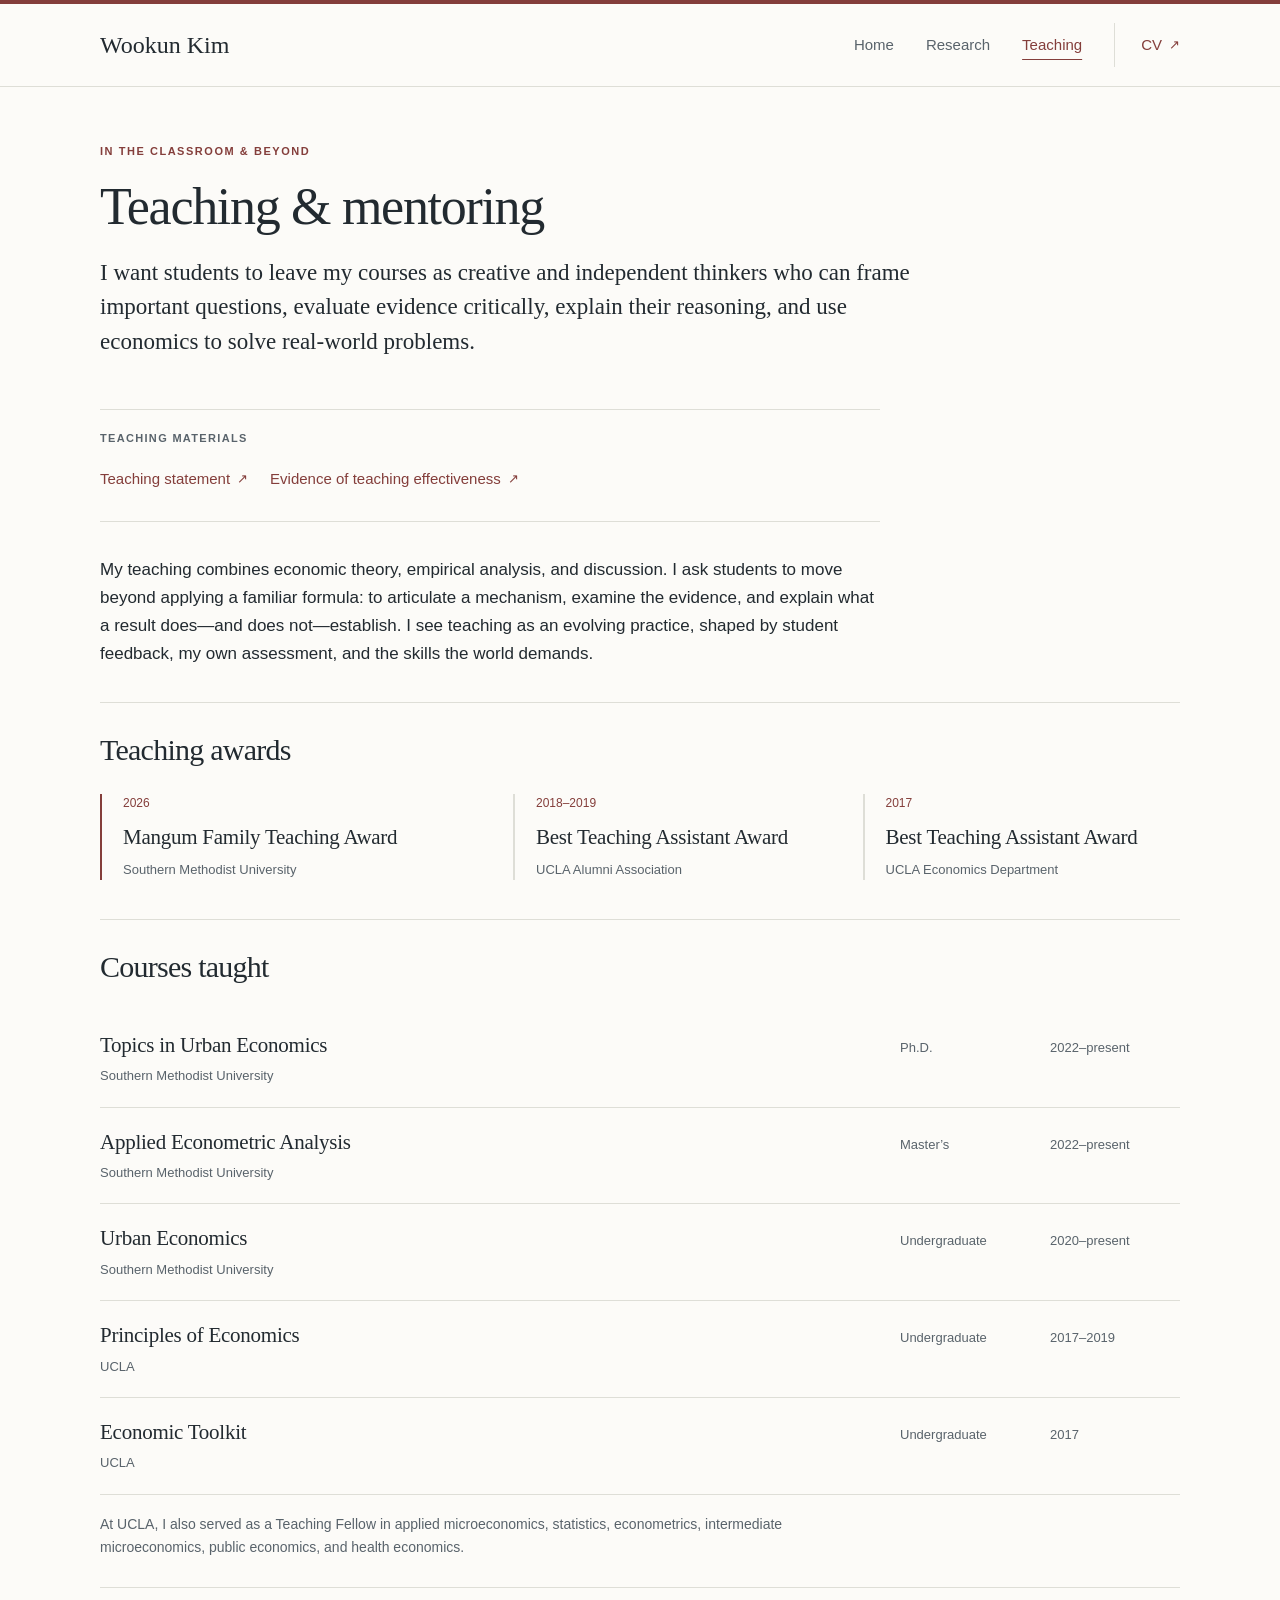
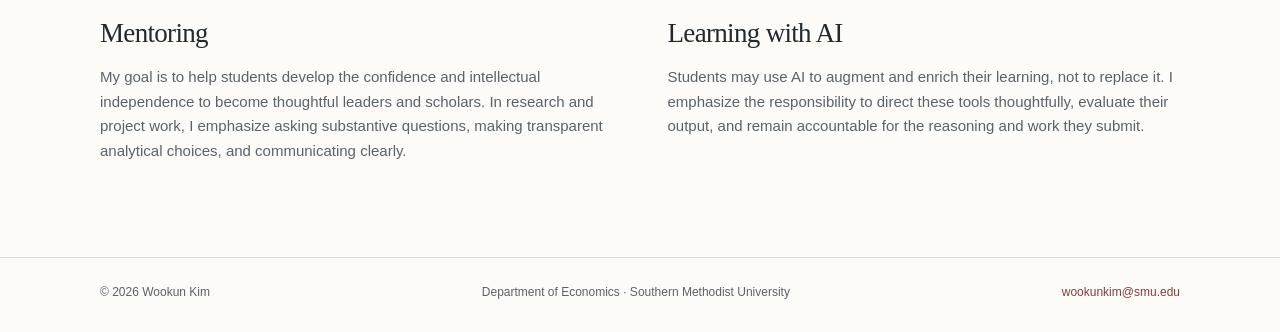
<file: teaching/index.html>
<!doctype html>
<html lang="en">
  <head>
    <meta charset="utf-8">
    <meta name="viewport" content="width=device-width, initial-scale=1">
    <title>Teaching | Wookun Kim</title>
    <meta name="description" content="Teaching, mentoring, and courses in urban economics and applied econometrics.">
    <link rel="canonical" href="https://www.wookunkim.com/teaching/">
    <meta property="og:title" content="Teaching | Wookun Kim">
    <meta property="og:description" content="Teaching, mentoring, and courses in urban economics and applied econometrics.">
    <meta property="og:type" content="website">
    <link rel="icon" href="data:image/svg+xml,%3Csvg xmlns=%27http://www.w3.org/2000/svg%27 viewBox=%270 0 48 48%27%3E%3Crect width=%2748%27 height=%2748%27 fill=%27%23843e3b%27/%3E%3Ctext x=%2724%27 y=%2732%27 text-anchor=%27middle%27 font-size=%2724%27 font-family=%27Georgia%27 fill=%27white%27%3EW%3C/text%3E%3C/svg%3E">
    <link rel="stylesheet" href="../assets/styles.css">
  </head>
  <body>
    <a class="skip-link" href="#main-content">Skip to main content</a>
    <header class="site-header">
      <div class="wrap header-inner">
        <a href="../index.html" data-view="home" data-anchor="" class="brand">Wookun Kim</a>
        <nav class="main-nav" aria-label="Main navigation">
          <a href="../index.html" data-view="home" data-anchor="" >Home</a><a href="../research/index.html" data-view="research" data-anchor="" >Research</a><a href="../teaching/index.html" data-view="teaching" data-anchor="" aria-current="page">Teaching</a><a href="https://smu.box.com/s/9qyni2bkkcga98wvq8vywtpdidmin083" class="cv-nav" target="_blank" rel="noopener noreferrer" aria-label="Open curriculum vitae on Box (new tab)">CV<span class="external-mark" aria-hidden="true">↗</span></a>
        </nav>
      </div>
    </header>
    <main id="main-content" class="wrap">
      <section class="page-intro teaching-intro">
        <p class="eyebrow">In the classroom &amp; beyond</p>
        <h1>Teaching &amp; mentoring</h1>
        <p class="intro">I want students to leave my courses as creative and independent thinkers who can frame important questions, evaluate evidence critically, explain their reasoning, and use economics to solve real-world problems.</p>
      </section>
      <div class="teaching-body">
        <!-- =========================
             TEACHING MATERIALS
             Update Box links here.
        ========================== -->
        <section class="teaching-materials" aria-labelledby="teaching-materials-title">
          <p class="rail-label" id="teaching-materials-title">Teaching materials</p>
          <div class="action-links">
            <a href="https://smu.box.com/s/v1e7nebltlqncbxwizp6nko3lfgm6kzt" target="_blank" rel="noopener noreferrer">Teaching statement<span class="external-mark" aria-hidden="true">↗</span></a><a href="https://smu.box.com/s/w4rs4bf5n0doxlubz2fynkygc8812cmf" target="_blank" rel="noopener noreferrer">Evidence of teaching effectiveness<span class="external-mark" aria-hidden="true">↗</span></a>
          </div>
        </section>
        <p class="statement">My teaching combines economic theory, empirical analysis, and discussion. I ask students to move beyond applying a familiar formula: to articulate a mechanism, examine the evidence, and explain what a result does—and does not—establish. I see teaching as an evolving practice, shaped by student feedback, my own assessment, and the skills the world demands.</p>
        <!-- =========================
             TEACHING AWARDS
        ========================== -->
        <section class="teaching-section">
          <h2>Teaching awards</h2>
          <div class="awards-grid">
            <article class="award">
              <p class="year">2026</p>
              <h3>Mangum Family Teaching Award</h3>
              <p>Southern Methodist University</p>
            </article>
            <article class="award">
              <p class="year">2018–2019</p>
              <h3>Best Teaching Assistant Award</h3>
              <p>UCLA Alumni Association</p>
            </article>
            <article class="award">
              <p class="year">2017</p>
              <h3>Best Teaching Assistant Award</h3>
              <p>UCLA Economics Department</p>
            </article>
          </div>
        </section>
        <!-- =========================
             COURSES TAUGHT
        ========================== -->
        <section class="teaching-section">
          <h2>Courses taught</h2>
          <article class="course">
            <div class="course-name">
              <h3>Topics in Urban Economics</h3>
              <p class="institution">Southern Methodist University</p>
            </div>
            <span class="level">Ph.D.</span><span class="dates">2022–present</span>
          </article>
          <article class="course">
            <div class="course-name">
              <h3>Applied Econometric Analysis</h3>
              <p class="institution">Southern Methodist University</p>
            </div>
            <span class="level">Master’s</span><span class="dates">2022–present</span>
          </article>
          <article class="course">
            <div class="course-name">
              <h3>Urban Economics</h3>
              <p class="institution">Southern Methodist University</p>
            </div>
            <span class="level">Undergraduate</span><span class="dates">2020–present</span>
          </article>
          <article class="course">
            <div class="course-name">
              <h3>Principles of Economics</h3>
              <p class="institution">UCLA</p>
            </div>
            <span class="level">Undergraduate</span><span class="dates">2017–2019</span>
          </article>
          <article class="course">
            <div class="course-name">
              <h3>Economic Toolkit</h3>
              <p class="institution">UCLA</p>
            </div>
            <span class="level">Undergraduate</span><span class="dates">2017</span>
          </article>
          <p class="earlier-teaching">At UCLA, I also served as a Teaching Fellow in applied microeconomics, statistics, econometrics, intermediate microeconomics, public economics, and health economics.</p>
        </section>
        <!-- =========================
             MENTORING & AI
        ========================== -->
        <div class="teaching-section teaching-columns">
          <section>
            <h2>Mentoring</h2>
            <p>My goal is to help students develop the confidence and intellectual independence to become thoughtful leaders and scholars. In research and project work, I emphasize asking substantive questions, making transparent analytical choices, and communicating clearly.</p>
          </section>
          <section>
            <h2>Learning with AI</h2>
            <p>Students may use AI to augment and enrich their learning, not to replace it. I emphasize the responsibility to direct these tools thoughtfully, evaluate their output, and remain accountable for the reasoning and work they submit.</p>
          </section>
        </div>
      </div>
    </main>
    <footer class="site-footer">
      <div class="wrap footer-inner">
        <p>© 2026 Wookun Kim</p>
        <p>Department of Economics · Southern Methodist University</p>
        <a href="mailto:wookunkim@smu.edu">wookunkim@smu.edu</a>
      </div>
    </footer>
  </body>
</html>
</file>
<file: assets/styles.css>
/* A restrained academic layout. Edit these variables to change the theme. */
:root {
  --paper: #fcfbf8;
  --surface: #f3f1ec;
  --white: #ffffff;
  --ink: #222a30;
  --muted: #59636b;
  --accent: #843e3b;
  --line: #deded7;
  --serif: Georgia, 'Times New Roman', serif;
  --sans: -apple-system, BlinkMacSystemFont, 'Segoe UI', Arial, sans-serif;
  --width: 1080px;
}
* {box-sizing: border-box;}
html {scroll-behavior: auto; scroll-padding-top: 24px;}
body {margin: 0; background: var(--paper); color: var(--ink); font: 17px/1.65 var(--sans); -webkit-font-smoothing: antialiased;}
[hidden] {display: none !important;}
a {color: var(--accent); text-underline-offset: 4px; text-decoration-thickness: 1px;}
a:hover {text-decoration: underline;}
a:focus-visible, summary:focus-visible, button:focus-visible {outline: 3px solid var(--accent); outline-offset: 5px; border-radius: 1px;}
img {max-width: 100%; height: auto;}
button {font: inherit;}
p {margin: 0 0 1em;}
h1,h2,h3 {font-weight: 400; line-height: 1.22; margin: 0;}
h1,h2 {font-family: var(--serif); letter-spacing: -.025em;}
h3 {letter-spacing: -.012em;}
.wrap {max-width: var(--width); margin: 0 auto; width: calc(100% - 80px);}
.skip-link {position: absolute; top: -100px; left: 20px; z-index: 20; background: var(--paper); padding: 12px 20px;}
.skip-link:focus {top: 16px;}
.site-header {border-top: 4px solid var(--accent); border-bottom: 1px solid var(--line);}
.header-inner {min-height: 82px; display: flex; align-items: center; justify-content: space-between; gap: 24px;}
.brand {font: 24px/1.2 var(--serif); color: var(--ink); text-decoration: none; white-space: nowrap;}
.main-nav {display: flex; align-items: center; gap: 32px; font-size: 15px;}
.main-nav a {display: inline-flex; align-items: center; min-height: 44px; text-decoration: none; color: var(--muted);}
.main-nav a:hover, .main-nav a[aria-current="page"] {color: var(--accent);}
.main-nav a[aria-current="page"] {text-decoration: underline; text-underline-offset: 9px;}
.main-nav .cv-nav {border-left: 1px solid var(--line); padding-left: 26px; color: var(--accent);}
.external-mark {font-size: .85em; margin-left: 7px;}
.eyebrow {font: 600 11px/1.5 var(--sans); letter-spacing: .14em; text-transform: uppercase; color: var(--accent); margin: 0 0 15px;}
.hero {display: grid; grid-template-columns: minmax(0, 1fr) 250px; gap: 82px; padding: 48px 0 42px; border-bottom: 1px solid var(--line);}
.hero h1 {font-size: clamp(42px,5.3vw,64px); margin-bottom: 16px;}
.role {font-size: 18px; margin-bottom: 0;}
.institution {font-size: 17px; color: var(--muted); margin: 0 0 6px;}
.preferred-name {font-size: 13px; color: var(--muted); margin: 0 0 24px;}
.preferred-name strong {font-weight: 600; color: var(--ink);}
.research-lead {font: 24px/1.43 var(--serif); letter-spacing: -.01em; max-width: 680px; margin: 0 0 18px;}
.no-break {white-space: nowrap;}
.hero-description {max-width: 660px; line-height: 1.8; margin-bottom: 22px;}
.action-links {display: flex; gap: 22px; flex-wrap: wrap; align-items: center; font-size: 15px; font-weight: 500;}
.action-links a {min-height: 40px; display: inline-flex; align-items: center; text-decoration: none;}
.action-links a:hover {text-decoration: underline;}
.action-links .primary {padding: 9px 18px; border: 1px solid var(--accent); border-radius: 2px;}
.action-links .primary:hover {background: var(--accent); color: var(--paper); text-decoration: none;}
.profile-rail {padding-top: 4px;}
.rail-block {border-top: 1px solid var(--line); padding: 20px 0;}
.rail-label {font: 600 11px/1.5 var(--sans); text-transform: uppercase; letter-spacing: .12em; color: var(--muted); margin-bottom: 14px;}
.rail-block p {font-size: 14px; line-height: 1.65; margin-bottom: 14px;}
.rail-block p:last-child {margin-bottom: 0;}
.rail-block strong {font-weight: 500; color: var(--ink);}
.affiliation-link {color: var(--ink); text-decoration: none;}
.affiliation-link:hover {color: var(--accent); text-decoration: underline;}
.affiliation-link .external-mark {font-size: .75em; margin-left: 5px;}
.rail-block span {color: var(--muted);}
.rail-block a {font-size: 14px; overflow-wrap: anywhere;}
.portrait {display: block; max-width: 100%; height: auto; object-fit: contain; object-position: center; margin: 0 0 24px;}
.mobile-portrait-wrap {display: none;}
.portrait-mobile {display: none;}
.section {padding: 43px 0 38px;}
.section-heading {display: flex; align-items: baseline; justify-content: space-between; flex-wrap: wrap; gap: 16px; margin-bottom: 8px;}
.section-heading h2 {font-size: 32px;}
.section-heading a {font-size: 14px; text-decoration: none;}
.section-heading a:hover {text-decoration: underline;}
.featured-paper {display: grid; grid-template-columns: 125px minmax(0,1fr); gap: 32px; border-bottom: 1px solid var(--line); padding: 26px 0 25px;}
.paper-stamp {font-size: 12px; line-height: 1.5; color: var(--muted); padding-top: 3px;}
.paper-stamp .stamp-type {display: block; font-size: 10px; font-weight: 600; text-transform: uppercase; letter-spacing: .095em; color: var(--accent); margin-bottom: 6px;}
.featured-paper h3 {font: 23px/1.32 var(--serif);}
.featured-paper h3 a, .paper h3 a {color: var(--ink); text-decoration: none;}
.featured-paper h3 a:hover, .paper h3 a:hover {color: var(--accent); text-decoration: underline;}
.paper-coauthors {color: var(--muted); font-size: 14px; margin: 8px 0 0;}
.paper-coauthors a {color: inherit; text-decoration: none; border-bottom: 1px dotted #a9a9a2;}
.paper-coauthors a:hover {color: var(--accent); border-bottom-color: var(--accent); text-decoration: none;}
.featured-paper .venue {font-size: 14px; margin: 7px 0 0; color: var(--accent); font-weight: 500;}
.paper-description {font-size: 15px; line-height: 1.7; color: var(--muted); margin: 9px 0 5px;}
.paper-links {display: flex; gap: 20px; flex-wrap: wrap; align-items: center; font-size: 13px; margin-top: 10px;}
.paper-links a {min-height: 34px; display: inline-flex; align-items: center; text-decoration: none;}
.paper-links a:hover {text-decoration: underline;}
.paper-links .availability-note {min-height: 34px; display: inline-flex; align-items: center; color: var(--muted); font-style: italic;}
.home-teaching {display: grid; grid-template-columns: minmax(0, 1fr) 250px; gap: 82px; padding: 6px 0 54px;}
.home-teaching h2 {font-size: 28px; margin-bottom: 14px;}
.home-teaching p {font-size: 15px; color: var(--muted);}
.home-teaching a {font-size: 14px;}
.award-note {border-left: 2px solid var(--accent); padding-left: 20px; align-self: start;}
.award-note .eyebrow {font-size: 10px; margin-bottom: 9px;}
.award-note h3 {font: 21px/1.3 var(--serif); margin-bottom: 8px;}
.award-note p {font-size: 13px; margin: 0;}
.site-footer {border-top: 1px solid var(--line); padding: 25px 0 29px; font-size: 12px; color: var(--muted);}
.footer-inner {display: flex; justify-content: space-between; gap: 24px; flex-wrap: wrap;}
.footer-inner p {margin: 0;}
.footer-inner a {text-decoration: none;}
.page-intro {padding: 56px 0 32px;}
.page-intro h1 {font-size: 52px; margin-bottom: 18px;}
.page-intro .intro {font: 23px/1.5 var(--serif); max-width: 740px; margin-bottom: 0;}
.research-layout {display: grid; grid-template-columns: 185px minmax(0,1fr); gap: 55px; align-items: start; padding-top: 22px; padding-bottom: 48px;}
.section-nav {position: sticky; top: 28px; font-size: 13px; border-top: 1px solid var(--line); padding-top: 20px;}
.section-nav a {display: block; margin: 0 0 10px; padding: 7px 0; color: var(--muted); line-height: 1.5; text-decoration: none;}
.section-nav a:hover {color: var(--accent); text-decoration: underline;}
.section-nav .rail-label {margin-bottom: 15px;}
.research-section {padding-bottom: 43px;}
.research-section h2 {font-size: 30px; padding-bottom: 20px; border-bottom: 1px solid var(--line);}
.paper {padding: 26px 0 27px; border-bottom: 1px solid var(--line); scroll-margin-top: 30px;}
.paper h3 {font: 23px/1.38 var(--serif);}
.paper-meta {display: flex; align-items: baseline; gap: 7px 12px; flex-wrap: wrap; font-size: 13px; margin: 10px 0 0; line-height: 1.6;}
.paper-meta .venue {color: var(--accent); font-weight: 500;}
.paper-meta .status, .paper-meta .date {color: var(--muted);}
.paper-meta .rr {font-weight: 600; color: var(--accent);}
.paper .paper-description {margin-top: 11px;}
details {font-size: 14px;}
.paper details {margin-top: 7px;}
summary {color: var(--accent); cursor: pointer; width: fit-content; min-height: 34px; padding: 6px 0; font-size: 13px; list-style-position: outside; margin-left: 15px;}
details[open] summary {margin-bottom: 10px;}
.abstract-text {background: var(--surface); padding: 19px 22px; border-left: 2px solid var(--line); font-size: 14px; line-height: 1.85;}
.abstract-text p:last-child {margin-bottom: 0;}
.previous-title {font-size: 12px; color: var(--muted); margin-top: 14px;}
.teaching-intro {max-width: 840px;}
.teaching-intro .intro {max-width: 830px;}
.teaching-body {padding-top: 18px; padding-bottom: 64px;}
.teaching-body .statement {max-width: 780px; font-size: 17px; margin-bottom: 34px;}
.teaching-materials {max-width: 780px; margin: 0 0 34px; padding: 20px 0 22px; border-top: 1px solid var(--line); border-bottom: 1px solid var(--line);}
.teaching-materials .rail-label {margin-bottom: 12px;}
.teaching-materials .action-links {margin-top: 0;}
.teaching-section {padding: 29px 0 14px; border-top: 1px solid var(--line);}
.teaching-section h2 {font-size: 30px; margin-bottom: 25px;}
.awards-grid {display: grid; grid-template-columns: 1.2fr 1fr 1fr; gap: 32px; padding-bottom: 25px;}
.award {border-left: 2px solid var(--line); padding-left: 21px;}
.award:first-child {border-left-color: var(--accent);}
.award .year {font-size: 12px; color: var(--accent); margin-bottom: 9px;}
.award h3 {font: 21px/1.35 var(--serif); margin-bottom: 8px;}
.award p:last-child {font-size: 13px; color: var(--muted); margin: 0;}
.course {display: grid; grid-template-columns: minmax(0,1fr) 125px 130px; gap: 25px; border-bottom: 1px solid var(--line); padding: 20px 0; align-items: baseline;}
.course:last-child {border-bottom: 0;}
.course h3 {font: 21px/1.35 var(--serif);}
.course .institution {font-size: 13px; margin: 6px 0 0;}
.course .level,.course .dates {font-size: 13px; color: var(--muted);}
.earlier-teaching {font-size: 14px; color: var(--muted); padding: 18px 0 0; max-width: 770px;}
.teaching-columns {display: grid; grid-template-columns: 1fr 1fr; gap: 55px;}
.teaching-columns h2 {font-size: 27px; margin-bottom: 15px;}
.teaching-columns p {font-size: 15px; color: var(--muted);}
.cv-body {padding-bottom: 90px; max-width: 720px; min-height: 450px;}
.cv-body p {color: var(--muted);}
.cv-note {margin-top: 20px; font-size: 13px;}
.not-found {padding: 72px 0 120px; min-height: 65vh;}
.not-found h1 {font-size: 48px; margin-bottom: 20px;}
@media (max-width: 900px) {
  .wrap {width: calc(100% - 48px);}
  .hero {grid-template-columns: minmax(0,1fr) 215px; gap: 35px;}
  .research-lead {font-size: 24px;}
  .hero-description {font-size: 16px;}
  .home-teaching {gap: 35px; grid-template-columns: minmax(0,1fr) 215px;}
  .research-layout {grid-template-columns: 155px minmax(0,1fr); gap: 30px;}
  .research-section h2 {font-size: 28px;}
  .awards-grid {gap: 24px;}
}
@media (max-width: 680px) {
  .wrap {width: calc(100% - 40px);}
  .header-inner {min-height: 107px; padding: 15px 0 6px; flex-direction: column; align-items: flex-start; gap: 4px;}
  .brand {font-size: 23px;}
  .main-nav {gap: 27px; width: 100%; font-size: 14px;}
  .main-nav .cv-nav {margin-left: auto; padding-left: 20px;}
  .hero {grid-template-columns: 1fr; gap: 25px; padding: 36px 0 30px;}
  .hero h1 {font-size: 48px;}
  .role {font-size: 17px;}
  .institution {font-size: 15px; margin-bottom: 23px;}
  .research-lead {font-size: 24px;}
  .hero-description {font-size: 16px; line-height: 1.75;}
  .action-links {gap: 18px;}
  .profile-rail {display: grid; grid-template-columns: 1fr; gap: 0;}
  .rail-block {padding: 17px 0 5px;}
  .rail-block.education {display: none;}
  .profile-rail .affiliation-list {display: grid; grid-template-columns: 1fr 1fr; gap: 8px 19px;}
  .profile-rail .affiliation-list p {font-size: 12px; margin-bottom: 8px;}
  .profile-rail .contact-block {display: none;}
  .rail-label {font-size: 10px; margin-bottom: 12px;}
  .portrait-desktop {display: none;}
  .mobile-portrait-wrap {display: block; width: 100%; margin: 8px 0 28px;}
  .portrait-mobile {display: block; max-width: 100%; height: auto; margin: 0; object-fit: contain; object-position: center;}
  .section {padding-top: 29px; padding-bottom: 25px;}
  .section-heading h2 {font-size: 29px;}
  .section-heading a {font-size: 12px;}
  .featured-paper {grid-template-columns: 1fr; gap: 9px; padding: 23px 0;}
  .paper-stamp {display: flex; gap: 8px; align-items: baseline; font-size: 11px;}
  .paper-stamp .stamp-type {display: inline; margin-bottom: 0;}
  .featured-paper h3 {font-size: 22px;}
  .paper-coauthors {font-size: 13px;}
  .featured-paper .venue {font-size: 13px;}
  .paper-description {font-size: 14px;}
  .paper-links {gap: 17px; margin-top: 6px;}
  .home-teaching {grid-template-columns: 1fr; gap: 25px; padding-bottom: 37px;}
  .award-note {max-width: 330px;}
  .page-intro {padding-top: 35px; padding-bottom: 23px;}
  .page-intro h1 {font-size: 44px;}
  .page-intro .intro {font-size: 22px;}
  .research-layout {display: block; padding-top: 10px; padding-bottom: 15px;}
  .section-nav {position: static; display: flex; flex-wrap: wrap; gap: 0 20px; margin-bottom: 20px; padding-top: 12px; padding-bottom: 6px; border-bottom: 1px solid var(--line);}
  .section-nav .rail-label {width: 100%; margin-bottom: 4px;}
  .section-nav a {margin-bottom: 2px; font-size: 12px;}
  .research-section {padding-bottom: 32px;}
  .research-section h2 {font-size: 27px; padding-bottom: 17px;}
  .paper {padding: 22px 0;}
  .paper h3 {font-size: 22px;}
  .paper-meta {font-size: 12px; gap: 5px 10px;}
  .abstract-text {padding: 15px;}
  .teaching-body {padding-top: 8px; padding-bottom: 38px;}
  .teaching-body .statement {font-size: 16px;}
  .awards-grid {grid-template-columns: 1fr; gap: 23px;}
  .award {padding-left: 18px;}
  .teaching-section h2 {font-size: 28px; margin-bottom: 20px;}
  .course {grid-template-columns: 1fr 1fr; gap: 8px 20px; padding: 17px 0;}
  .course .course-name {grid-column: 1 / -1;}
  .course .dates {text-align: right;}
  .course h3 {font-size: 21px;}
  .teaching-columns {grid-template-columns: 1fr; gap: 10px;}
  .footer-inner {gap: 9px; flex-direction: column;}
  .cv-body {padding-bottom: 55px; min-height: 410px;}
}
@media (prefers-reduced-motion: reduce) {* {scroll-behavior: auto !important;}}
@media print {
  body {background: white; color: black; font-size: 11pt;}
  .wrap {width: 100%;}
  .site-header,.site-footer,.section-nav,.action-links,.skip-link {display: none;}
  .hero,.research-layout,.home-teaching {display: block;}
  .profile-rail {display: none;}
  .page-intro {padding-top: 0;}
  .paper,.featured-paper,.award,.course {break-inside: avoid;}
  .paper-links {display: none;}
}
</file>
